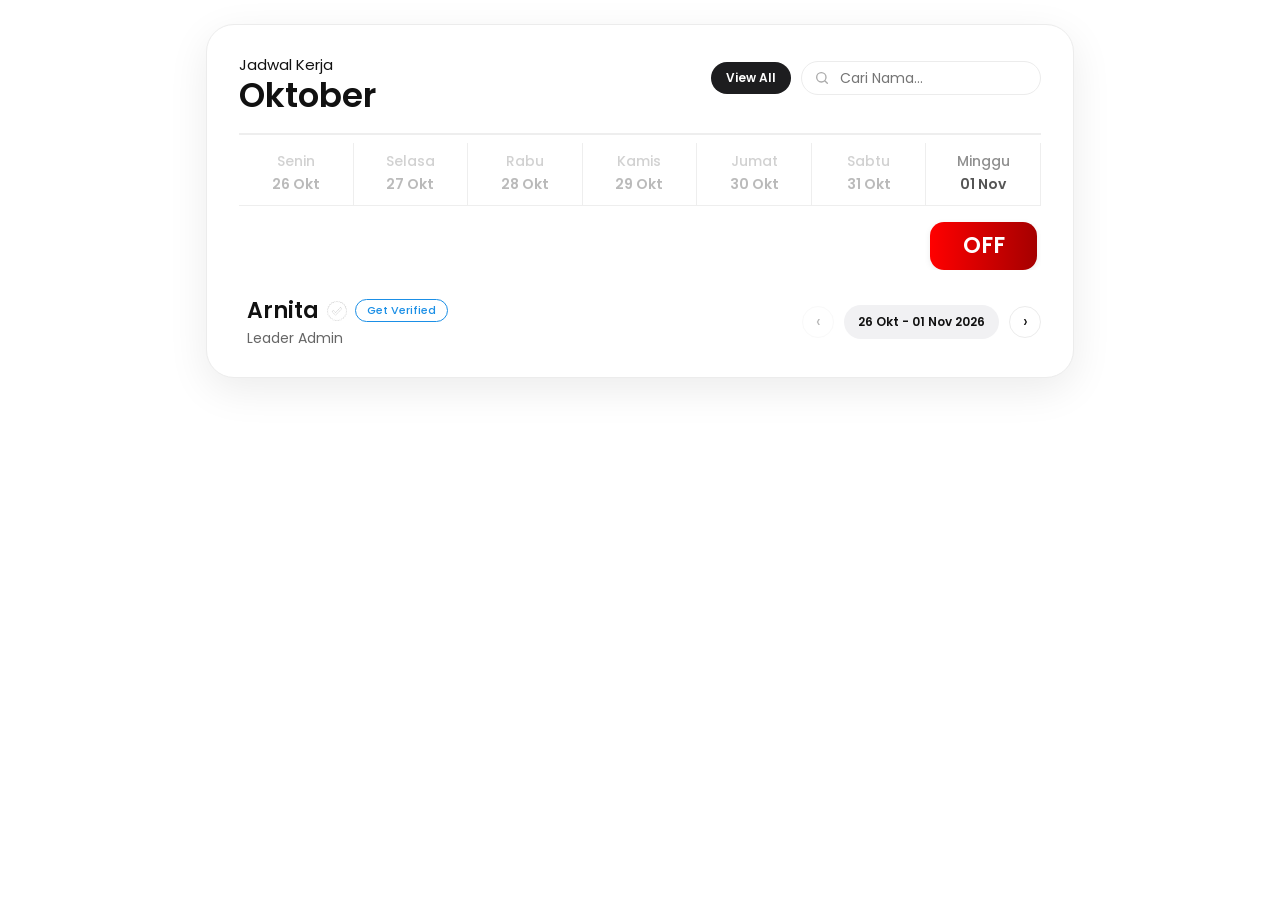
<file: Section/Jadwal Kerja/index.html>
<!DOCTYPE html>
<html lang="id">
<head>
  <meta charset="utf-8">
  <meta name="viewport" content="width=device-width, initial-scale=1">
  <title>Jadwal Kerja - Contoh Pemakaian</title>
</head>
<body style="margin:0;background:#fff">

  <!-- 1. Tempat section muncul -->
  <div id="jadwal-kerja"></div>

  <!-- 2. Load script (css/jadwal-kerja.css dan assets/ ikut dimuat otomatis) -->
  <script src="js/jadwal-kerja.js"></script>
  <!-- Setelah diupload ke GitHub, pakai:
  <script src="https://cdn.jsdelivr.net/gh/designjoomax/home@main/Section/Jadwal%20Kerja/js/jadwal-kerja.js"></script> -->

  <!-- 3. Pengaturan: file ini dibuat oleh demo.html (tombol "Unduh pengaturan (.js)"). Cukup timpa file-nya, index.html tidak perlu diubah. -->
  <script src="js/jadwal-kerja.config.js"></script>
  <!-- Setelah diupload ke GitHub, pakai:
  <script src="https://cdn.jsdelivr.net/gh/designjoomax/home@main/Section/Jadwal%20Kerja/js/jadwal-kerja.config.js"></script> -->

  <!-- 4. Jalankan. -->
  <script>
    JadwalKerja.init('#jadwal-kerja', window.JADWAL_KERJA_CONFIG || {});
  </script>

  <!-- Fixs.Arts Checkout: tombol paket di popup Get Verified diarahkan ke checkout.
       Katalog dibaca dari <data-fa-base>/data/products.json, yaitu Jadwal Kerja/data/products.json. Sesuaikan data-fa-base kalau lokasi folder berubah. Butuh fa-checkout versi yang mendukung path bertingkat. -->
  <script src="https://fixsarts.github.io/checkout/fa-checkout.js" data-fa-base="/home/Section/Jadwal%20Kerja" defer></script>

</body>
</html>
</file>
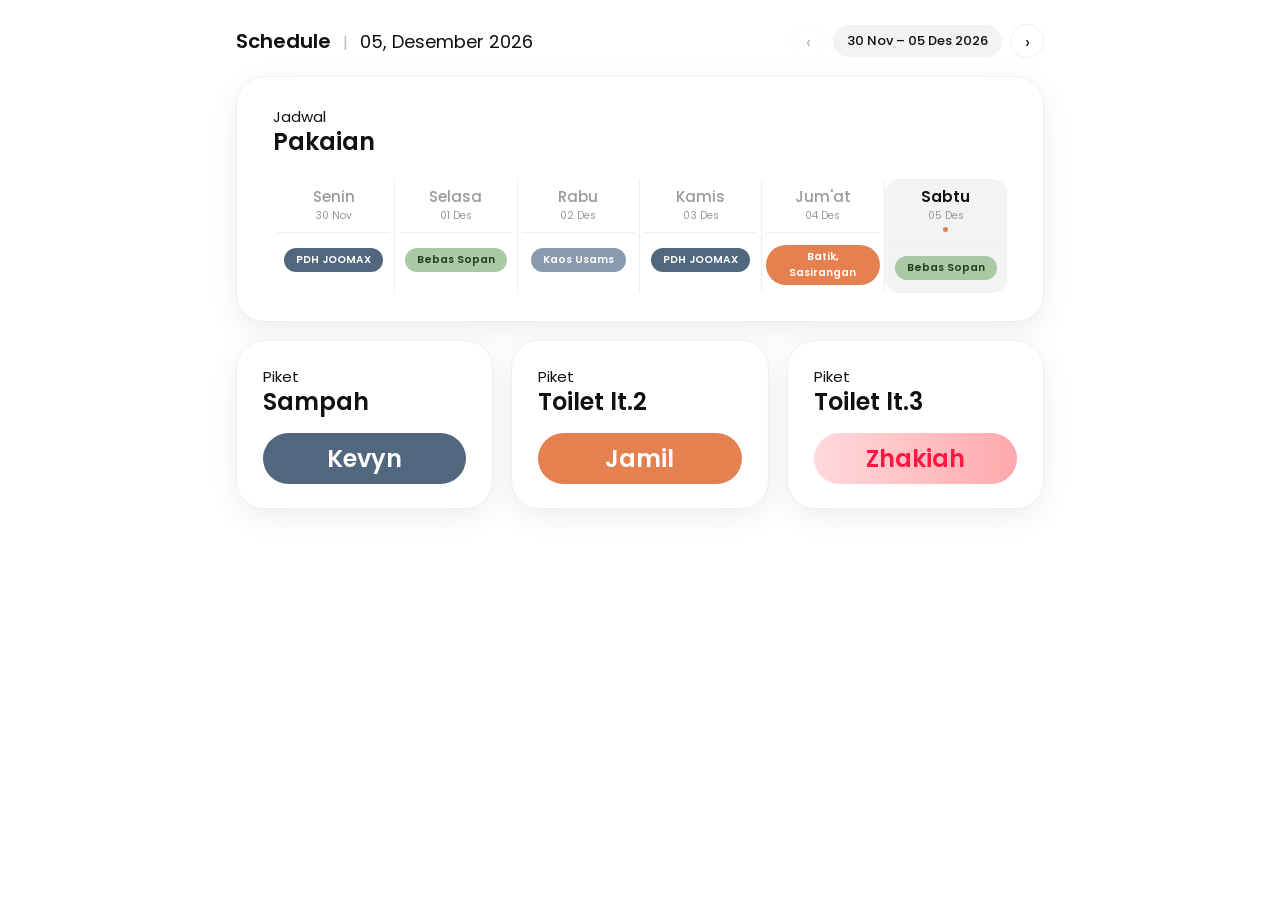
<file: Section/Schedule/index.html>
<!DOCTYPE html>
<html lang="id">
<head>
  <meta charset="utf-8">
  <meta name="viewport" content="width=device-width, initial-scale=1">
  <title>Joomax Schedule - Contoh Pemakaian</title>
</head>
<body style="margin:0;background:#fff">

  <!-- 1. Tempat section muncul -->
  <div id="joomax-schedule"></div>

  <!-- 2. Load script (schedule.css otomatis ikut dimuat dari folder yang sama) -->
  <script src="schedule.js"></script>
  <!-- Setelah diupload ke GitHub, pakai:
  <script src="https://cdn.jsdelivr.net/gh/designjoomax/home@main/Section/Schedule/schedule.js"></script> -->

  <!-- 3. Jalankan. Cukup tulis yang mau diubah, sisanya pakai default. -->
  <script>
    JoomaxSchedule.init('#joomax-schedule', {
      title: 'Schedule',
      showDate: true
      // Salin config lengkap dari demo.html untuk pengaturan warna, jadwal, dll.
    });
  </script>

</body>
</html>
</file>
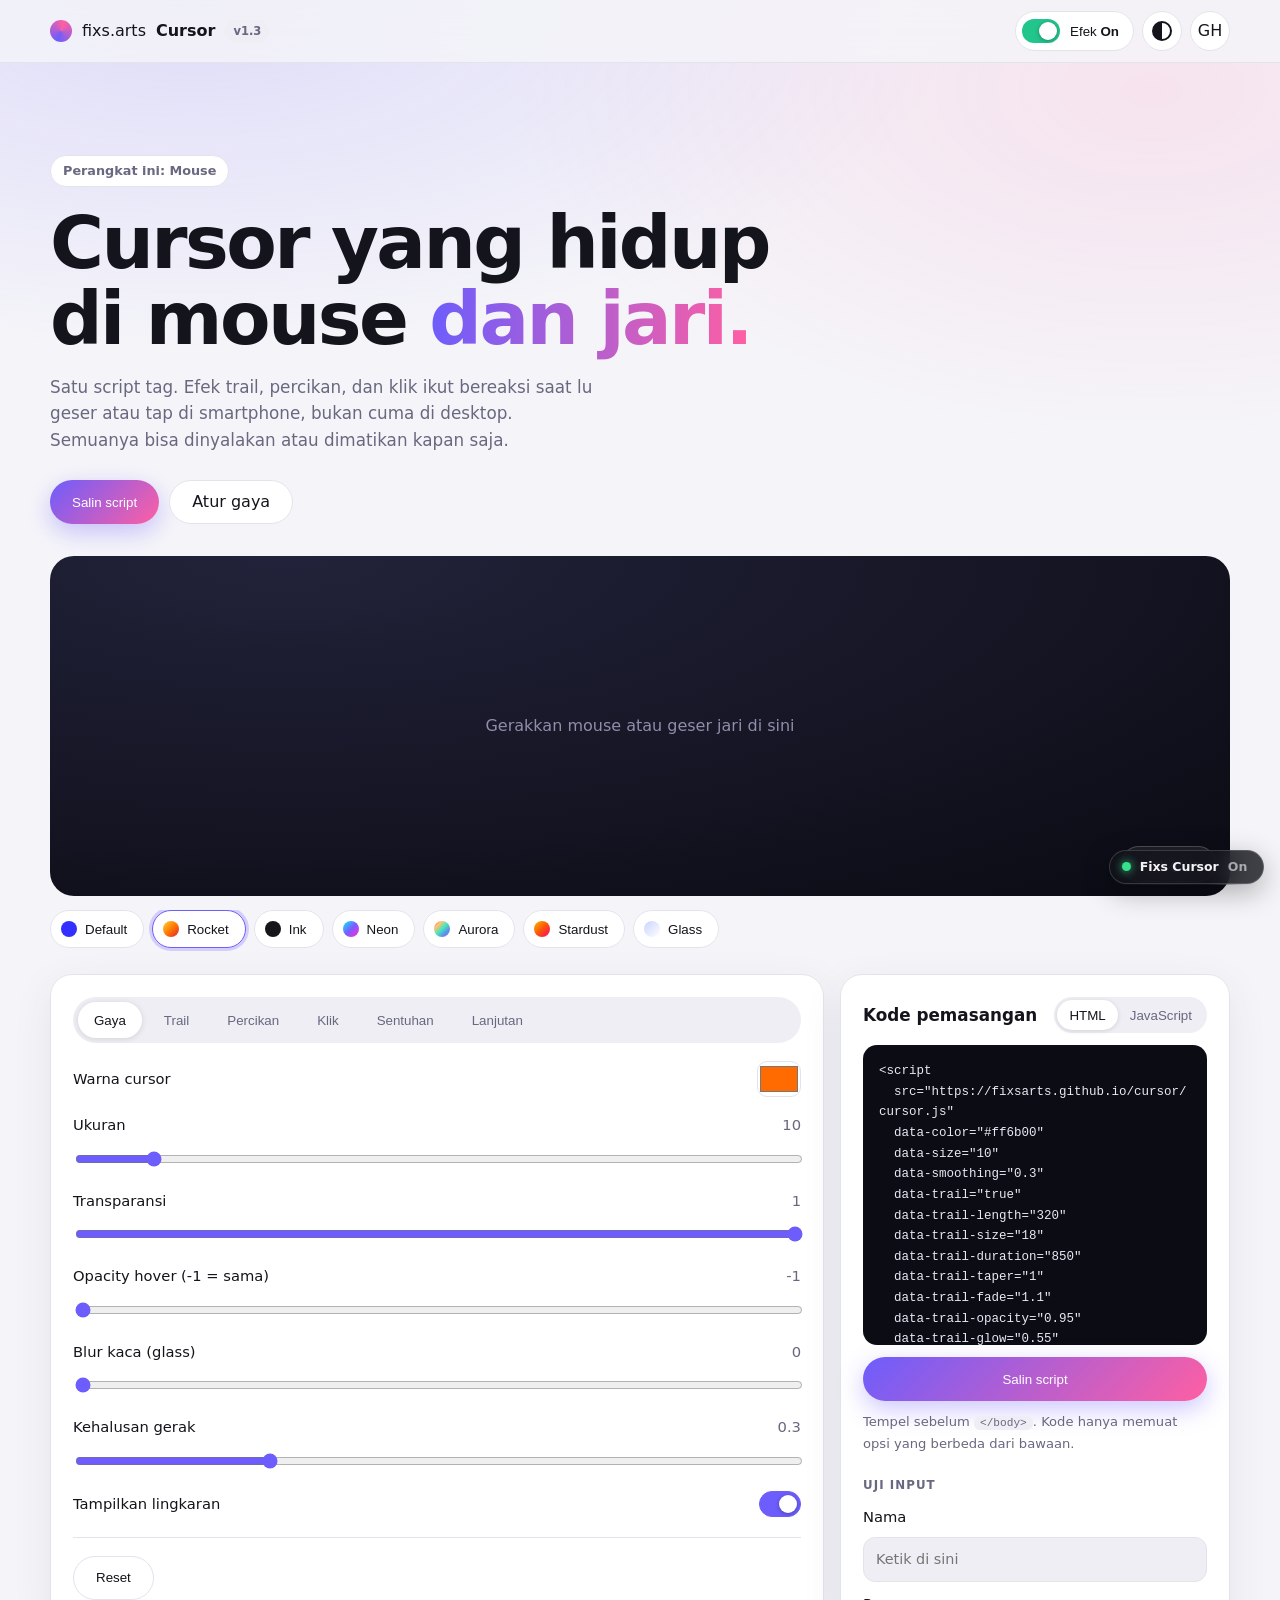
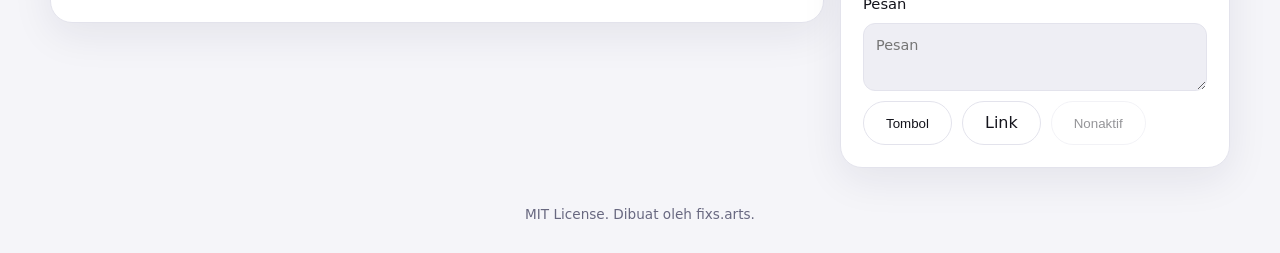
<file: Widgets/Cursor/demo/index.html>
<!DOCTYPE html>
<html lang="id">
<head>
<meta charset="UTF-8">
<meta name="viewport" content="width=device-width, initial-scale=1, viewport-fit=cover">
<meta name="color-scheme" content="light dark">
<title>fixs.arts Cursor: Mouse dan Sentuhan</title>
<link rel="stylesheet" href="style.css">
<!-- Demo memakai library yang sama persis dengan yang dipasang di website lain.
     data-toggle menampilkan tombol on/off melayang, data-touch mengaktifkan efek sentuhan. -->
<script src="../cursor.js" data-preset="rocket" data-toggle="true" data-remember="true"></script>
</head>
<body>
<header class="nav">
  <div class="wrap nav-in">
    <a class="brand" href="#top"><span class="logo"></span>fixs.arts <b>Cursor</b><small>v1.3</small></a>
    <div class="nav-r">
      <button class="switch" id="master" type="button" role="switch" aria-checked="true"><span class="knob"></span><span class="sl">Efek <b id="master-t">On</b></span></button>
      <button class="icon" id="theme" type="button" aria-label="Ganti tema terang atau gelap"></button>
      <a class="icon" href="https://github.com/fixsarts/cursor" aria-label="GitHub" target="_blank" rel="noopener">GH</a>
    </div>
  </div>
</header>

<main class="wrap" id="top">
  <section class="hero">
    <span class="badge" id="mode">Mouse</span>
    <h1>Cursor yang hidup di mouse <em>dan jari.</em></h1>
    <p>Satu script tag. Efek trail, percikan, dan klik ikut bereaksi saat lu geser atau tap di smartphone, bukan cuma di desktop. Semuanya bisa dinyalakan atau dimatikan kapan saja.</p>
    <div class="row"><button class="btn primary" type="button" data-copy>Salin script</button><a class="btn" href="#studio">Atur gaya</a></div>
  </section>

  <section class="stage" id="stage" aria-label="Area uji efek"><span>Gerakkan mouse atau geser jari di sini</span><button class="btn ghost" id="rand" type="button">Acak gaya</button></section>
  <div class="chips" id="presets" role="group" aria-label="Preset"></div>

  <div class="studio" id="studio">
    <section class="card panel">
      <div class="tabs" id="tabs" role="tablist"></div>
      <div id="pages"></div>
      <div class="row"><button class="btn" id="reset" type="button">Reset</button></div>
    </section>

    <aside class="card install">
      <div class="ih"><h2>Kode pemasangan</h2>
        <div class="seg" id="fmt"><button type="button" data-f="html" aria-pressed="true">HTML</button><button type="button" data-f="js" aria-pressed="false">JavaScript</button></div>
      </div>
      <pre id="code" aria-live="polite"></pre>
      <button class="btn primary wide" type="button" data-copy>Salin script</button>
      <p class="muted">Tempel sebelum <code>&lt;/body&gt;</code>. Kode hanya memuat opsi yang berbeda dari bawaan.</p>
      <h3>Uji input</h3>
      <label class="f"><span>Nama</span><input type="text" placeholder="Ketik di sini"></label>
      <label class="f"><span>Pesan</span><textarea rows="2" placeholder="Pesan"></textarea></label>
      <div class="row"><button class="btn" type="button">Tombol</button><a class="btn" href="#top">Link</a><button class="btn" type="button" disabled>Nonaktif</button></div>
    </aside>
  </div>
  <footer>MIT License. Dibuat oleh fixs.arts.</footer>
</main>
<div class="toast" id="toast" role="status"></div>
<script src="demo.js"></script>
</body>
</html>
</file>
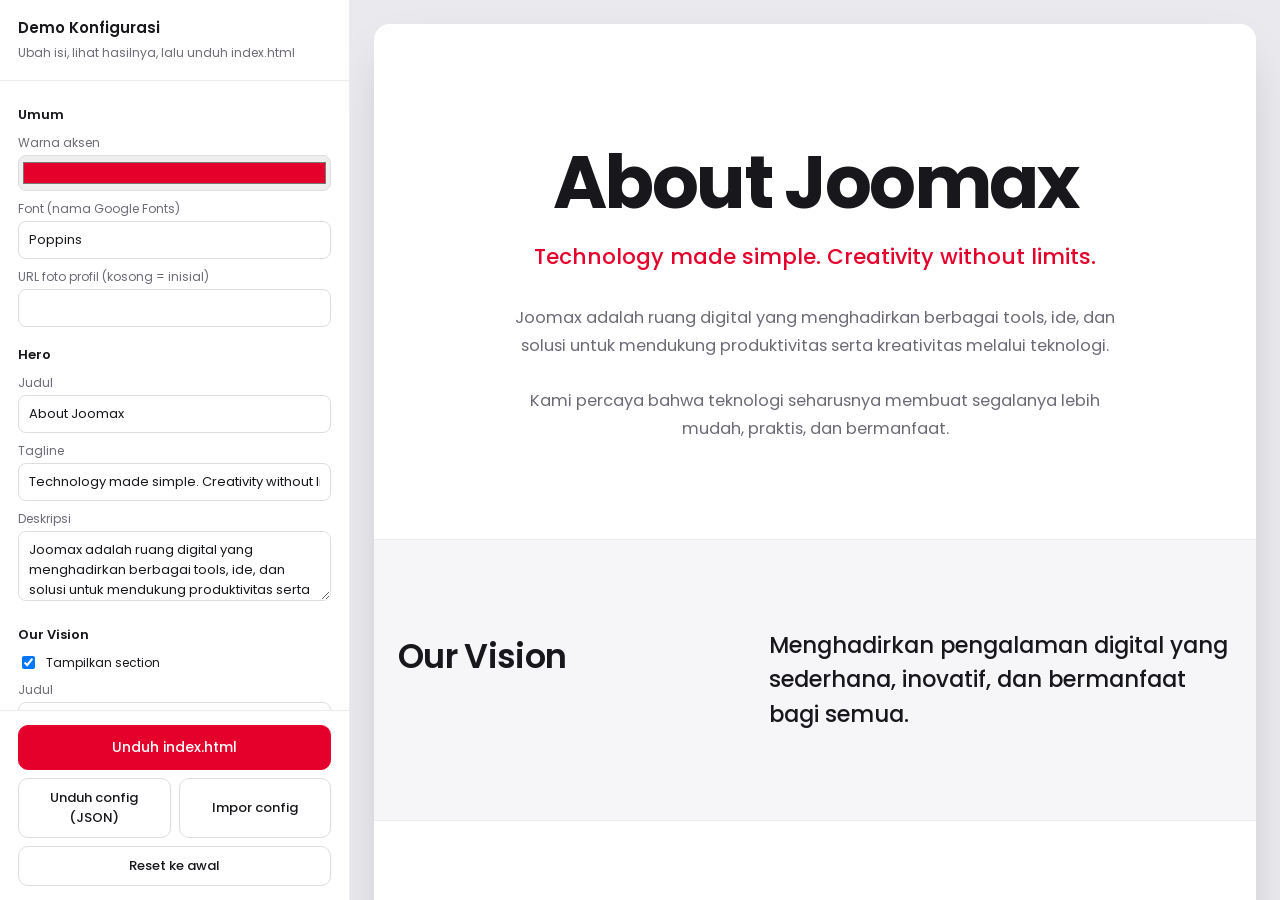
<file: About/demo.html>
<!DOCTYPE html>
<html lang="id">
<head>
<meta charset="utf-8">
<meta name="viewport" content="width=device-width, initial-scale=1">
<title>Joomax About - Demo Konfigurasi</title>
<link rel="preconnect" href="https://fonts.googleapis.com">
<link rel="stylesheet" href="https://fonts.googleapis.com/css2?family=Poppins:wght@400;500;600;700&display=swap">
<style id="jx-base">
/* Semua style di-scope ke .jx-about supaya aman kalau di-inject ke website lain */
.jx-about{--accent:#e4002b;--ink:#17171c;--muted:#6b6b76;--line:#ececf0;--bg:#fff;--soft:#f6f6f8;
  font-family:'Poppins',system-ui,sans-serif;color:var(--ink);background:var(--bg);line-height:1.7;
  -webkit-font-smoothing:antialiased;position:relative}
.jx-about *{box-sizing:border-box}
.jx-about .wrap{max-width:960px;margin:0 auto;padding:0 24px}
.jx-about [hidden]{display:none!important}

/* Hero */
.jx-about .hero{text-align:center;padding:120px 0 96px}
.jx-about h1{font-size:clamp(2.6rem,7vw,4.6rem);font-weight:700;letter-spacing:-.035em;line-height:1.05;margin:0 0 18px}
.jx-about .tagline{font-size:clamp(1.05rem,2.4vw,1.35rem);font-weight:500;color:var(--accent);margin:0 0 28px}
.jx-about .lead{max-width:600px;margin:0 auto;color:var(--muted);font-size:1.02rem;white-space:pre-line}
.jx-about .hero>.wrap>*{animation:jxIn .7s cubic-bezier(.2,.7,.2,1) both}
.jx-about .hero>.wrap>*:nth-child(2){animation-delay:.08s}
.jx-about .hero>.wrap>*:nth-child(3){animation-delay:.16s}
@keyframes jxIn{from{opacity:0;transform:translateY(14px)}to{opacity:1;transform:none}}

/* Vision */
.jx-about .vision{background:var(--soft);border-top:1px solid var(--line);border-bottom:1px solid var(--line);padding:88px 0}
.jx-about h2{font-size:clamp(1.5rem,3.4vw,2.1rem);font-weight:600;letter-spacing:-.02em;margin:0 0 14px}
.jx-about .vision .wrap{display:grid;grid-template-columns:1fr 1.4fr;gap:40px;align-items:start}
.jx-about .vision p{margin:0;font-size:clamp(1.1rem,2.2vw,1.4rem);font-weight:500;line-height:1.55;white-space:pre-line}

/* Behind */
.jx-about .behind{padding:96px 0 72px;text-align:center}
.jx-about .kw{display:flex;flex-wrap:wrap;justify-content:center;gap:6px 18px;font-size:clamp(2rem,6vw,3.6rem);font-weight:700;letter-spacing:-.03em;line-height:1.15;margin:8px 0 26px}
.jx-about .kw span:nth-child(odd){color:var(--ink)}
.jx-about .kw span:nth-child(even){color:var(--accent)}
.jx-about .behind p{max-width:600px;margin:0 auto;color:var(--muted);white-space:pre-line}

/* Person */
.jx-about .person{padding:0 0 120px}
.jx-about .card{max-width:560px;margin:0 auto;border:1px solid var(--line);border-radius:22px;padding:28px;display:flex;gap:20px;align-items:center;background:#fff;box-shadow:0 10px 30px -18px rgba(23,23,28,.25)}
.jx-about .avatar{flex:none;width:68px;height:68px;border-radius:50%;background:var(--accent);color:#fff;display:grid;place-items:center;font-weight:600;font-size:1.3rem;overflow:hidden}
.jx-about .avatar img{width:100%;height:100%;object-fit:cover}
.jx-about .name{display:flex;align-items:center;gap:8px;font-size:1.3rem;font-weight:600;line-height:1.3;position:relative}
.jx-about .role{color:var(--muted);font-size:.92rem}
.jx-about .quote{margin-top:10px;font-weight:500;font-size:.98rem}
.jx-about .vbtn{all:unset;cursor:pointer;display:inline-grid;place-items:center;border-radius:50%;position:relative}
.jx-about .vbtn:focus-visible{outline:2px solid var(--accent);outline-offset:3px}
.jx-about .vbtn img,.jx-about .vbtn svg{width:var(--vsize,22px);height:var(--vsize,22px);display:block}
.jx-about .vtip{position:absolute;left:50%;bottom:calc(100% + 10px);transform:translate(-50%,6px);background:var(--ink);color:#fff;font-size:.78rem;font-weight:500;padding:5px 11px;border-radius:8px;white-space:nowrap;opacity:0;pointer-events:none;transition:.18s}
.jx-about .vtip:after{content:"";position:absolute;top:100%;left:50%;margin-left:-5px;border:5px solid transparent;border-top-color:var(--ink)}
.jx-about .vbtn[aria-expanded=true] .vtip{opacity:1;transform:translate(-50%,0)}

@media(max-width:700px){
  .jx-about .hero{padding:80px 0 64px}
  .jx-about .vision .wrap{grid-template-columns:1fr;gap:12px}
  .jx-about .card{flex-direction:column;text-align:center}
  .jx-about .name{justify-content:center}
}
@media(prefers-reduced-motion:reduce){.jx-about *{animation:none!important;transition:none!important}}
</style>
<style>
body{margin:0;font-family:Poppins,sans-serif;background:#e9e9ee}
.app{display:grid;grid-template-columns:350px 1fr;height:100vh}
.side{background:#fff;border-right:1px solid #ececf0;display:flex;flex-direction:column;min-height:0}
.side header{padding:16px 18px;border-bottom:1px solid #ececf0}
.side header b{display:block;font-size:15px;font-weight:600;color:#17171c}
.side header span{font-size:12px;color:#6b6b76}
.fields{flex:1;overflow:auto;padding:6px 18px 18px;font-size:13px;color:#17171c}
.fields h4{margin:18px 0 4px;font-size:13px;font-weight:600}
.fields label{display:block;margin:9px 0 3px;color:#6b6b76;font-size:12px}
.fields input[type=text],.fields textarea{width:100%;box-sizing:border-box;border:1px solid #ddd;border-radius:8px;padding:8px 10px;font:inherit;color:#17171c}
.fields input:focus,.fields textarea:focus{outline:2px solid #e4002b33;border-color:#e4002b}
.fields textarea{min-height:70px;resize:vertical}
.fields input[type=color]{width:100%;height:36px;border:1px solid #ddd;border-radius:8px;padding:2px}
.chk{display:flex;gap:8px;align-items:center;margin:8px 0}
.chk label{margin:0;color:#17171c}
.acts{padding:14px 18px;border-top:1px solid #ececf0;display:grid;gap:8px}
.acts button{border:1px solid #ddd;background:#fff;border-radius:10px;padding:9px;font:500 13px Poppins,sans-serif;cursor:pointer;color:#17171c}
.acts .main{background:#e4002b;border-color:#e4002b;color:#fff;padding:11px;font-size:14px}
.acts .two{display:grid;grid-template-columns:1fr 1fr;gap:8px}
.stage{overflow:auto;padding:24px;min-width:0}
.frame{background:#fff;border-radius:16px;overflow:hidden;box-shadow:0 20px 50px -20px rgba(0,0,0,.25);max-width:1100px;margin:0 auto}
.toast{position:fixed;right:20px;bottom:20px;background:#17171c;color:#fff;padding:10px 16px;border-radius:10px;font-size:13px;opacity:0;transition:.2s;pointer-events:none}
.toast.on{opacity:1}
@media(max-width:860px){.app{grid-template-columns:1fr;grid-template-rows:auto;height:auto}.side{border-right:0;border-bottom:1px solid #ececf0}.fields{max-height:48vh}.stage{padding:12px}}
</style>
</head>
<body>
<div class="app">
  <aside class="side">
    <header><b>Demo Konfigurasi</b><span>Ubah isi, lihat hasilnya, lalu unduh index.html</span></header>
    <div class="fields" id="fields"></div>
    <div class="acts">
      <button class="main" id="dl">Unduh index.html</button>
      <div class="two"><button id="dj">Unduh config (JSON)</button><button id="ij">Impor config</button></div>
      <button id="rs">Reset ke awal</button>
      <input type="file" id="jf" accept=".json,application/json" hidden>
    </div>
  </aside>
  <main class="stage"><div class="frame">

<div class="jx-about" id="jx-about">
  <section class="hero"><div class="wrap">
    <h1 data-k="hero.title"></h1>
    <p class="tagline" data-k="hero.tagline"></p>
    <p class="lead" data-k="hero.desc"></p>
  </div></section>
  <section class="vision" data-s="vision"><div class="wrap">
    <h2 data-k="vision.title"></h2>
    <p data-k="vision.text"></p>
  </div></section>
  <section class="behind" data-s="behind"><div class="wrap">
    <h2 data-k="behind.title"></h2>
    <div class="kw" id="jx-kw"></div>
    <p data-k="behind.text"></p>
  </div></section>
  <section class="person" data-s="person"><div class="wrap">
    <div class="card">
      <div class="avatar" id="jx-avatar"></div>
      <div>
        <div class="name"><span data-k="person.name"></span>
          <button class="vbtn" id="jx-v" type="button" aria-expanded="false" aria-label="Verified">
            <span id="jx-vicon"></span><span class="vtip" id="jx-vtip" role="status"></span>
          </button>
        </div>
        <div class="role" data-k="person.role"></div>
        <div class="quote" data-k="person.quote"></div>
      </div>
    </div>
  </div></section>
</div>

  </div></main>
</div>
<div class="toast" id="toast"></div>

<script>
var DEFAULTS={accent:"#e4002b",font:"Poppins",
 verified:{show:true,label:"Verified",iconUrl:"https://raw.githubusercontent.com/designjoomax/home/main/assets/icon/Verified.png",size:22},
 avatarUrl:"",show:{vision:true,behind:true,person:true},
 hero:{title:"About Joomax",tagline:"Technology made simple. Creativity without limits.",desc:"Joomax adalah ruang digital yang menghadirkan berbagai tools, ide, dan solusi untuk mendukung produktivitas serta kreativitas melalui teknologi.\n\nKami percaya bahwa teknologi seharusnya membuat segalanya lebih mudah, praktis, dan bermanfaat."},
 vision:{title:"Our Vision",text:"Menghadirkan pengalaman digital yang sederhana, inovatif, dan bermanfaat bagi semua."},
 behind:{title:"Behind Joomax",keywords:"Ideas. Design. Technology.",text:"Joomax lahir dari perpaduan Kreativitas, Desain, dan teknologi untuk menciptakan pengalaman digital yang lebih baik."},
 layout:{enabled:true},
 person:{name:"Fikri Saputra",role:"Developer & Creative Designer",quote:"Turning ideas into reality."}};
var KEY="joomax-about-demo",root=document.getElementById("jx-about"),cfg;
function clone(o){return JSON.parse(JSON.stringify(o))}
function merge(a,b){for(var k in b){if(b[k]&&typeof b[k]==="object")merge(a[k]=a[k]||{},b[k]);else a[k]=b[k]}return a}
function get(o,p){return p.split(".").reduce(function(x,k){return x&&x[k]},o)}
function set(p,v){var a=p.split("."),o=cfg;while(a.length>1)o=o[a.shift()];o[a[0]]=v}
function toast(t){var e=document.getElementById("toast");e.textContent=t;e.classList.add("on");setTimeout(function(){e.classList.remove("on")},1600)}
cfg=clone(DEFAULTS);try{var sv=localStorage.getItem(KEY);if(sv)merge(cfg,JSON.parse(sv))}catch(e){}

var CHECK='<svg viewBox="0 0 24 24"><path fill="#1d9bf0" d="M12 1l2.6 2 3.3-.2 1 3.1 2.8 1.8-1 3.1 1 3.1-2.8 1.8-1 3.1-3.3-.2L12 23l-2.6-2-3.3.2-1-3.1L2.3 16.3l1-3.1-1-3.1 2.8-1.8 1-3.1 3.3.2z"/><path fill="none" stroke="#fff" stroke-width="2.2" stroke-linecap="round" stroke-linejoin="round" d="M7.8 12.3l2.9 2.9 5.5-5.8"/></svg>';

function render(){
  root.style.setProperty("--accent",cfg.accent);
  root.style.fontFamily="'"+cfg.font+"',system-ui,sans-serif";
  root.querySelectorAll("[data-k]").forEach(function(el){el.textContent=get(cfg,el.dataset.k)||""});
  root.querySelectorAll("[data-s]").forEach(function(el){el.hidden=!cfg.show[el.dataset.s]});
  var kw=document.getElementById("jx-kw");kw.innerHTML="";
  (cfg.behind.keywords||"").split(/(?<=\.)\s*/).filter(Boolean).forEach(function(w){var s=document.createElement("span");s.textContent=w;kw.appendChild(s)});
  var av=document.getElementById("jx-avatar");
  if(cfg.avatarUrl){av.innerHTML="";var im=new Image();im.alt="";im.src=cfg.avatarUrl;av.appendChild(im)}
  else av.textContent=(cfg.person.name||"").split(/\s+/).map(function(w){return w[0]}).slice(0,2).join("").toUpperCase();
  var v=document.getElementById("jx-v"),ic=document.getElementById("jx-vicon");
  v.hidden=!cfg.verified.show;v.style.setProperty("--vsize",cfg.verified.size+"px");
  document.getElementById("jx-vtip").textContent=cfg.verified.label;v.setAttribute("aria-label",cfg.verified.label);
  ic.innerHTML="";
  if(cfg.verified.iconUrl){var i2=new Image();i2.alt="";i2.src=cfg.verified.iconUrl;i2.onerror=function(){ic.innerHTML=CHECK};ic.appendChild(i2)}else ic.innerHTML=CHECK;
  try{localStorage.setItem(KEY,JSON.stringify(cfg))}catch(e){}
}
var vb=document.getElementById("jx-v");
vb.addEventListener("click",function(e){e.stopPropagation();vb.setAttribute("aria-expanded",vb.getAttribute("aria-expanded")!=="true")});
document.addEventListener("click",function(){vb.setAttribute("aria-expanded","false")});

/* Form */
var F=[
 ["Umum",[["accent","Warna aksen","color"],["font","Font (nama Google Fonts)","text"],["avatarUrl","URL foto profil (kosong = inisial)","text"]]],
 ["Hero",[["hero.title","Judul","text"],["hero.tagline","Tagline","text"],["hero.desc","Deskripsi","area"]]],
 ["Our Vision",[["show.vision","Tampilkan section","chk"],["vision.title","Judul","text"],["vision.text","Teks","area"]]],
 ["Behind Joomax",[["show.behind","Tampilkan section","chk"],["behind.title","Judul","text"],["behind.keywords","Keyword (akhiri tiap kata dengan titik)","text"],["behind.text","Teks","area"]]],
 ["Profil",[["show.person","Tampilkan section","chk"],["person.name","Nama","text"],["person.role","Jabatan","text"],["person.quote","Quote","text"]]],
 ["Header & Footer",[["layout.enabled","Pakai Header & Footer Joomax (di file unduhan)","chk"]]],
 ["Simbol Verified",[["verified.show","Tampilkan simbol","chk"],["verified.label","Tulisan saat diklik","text"],["verified.iconUrl","URL ikon","text"],["verified.size","Ukuran (px)","text"]]]
];
var box=document.getElementById("fields"),inputs=[];
function build(){
  box.innerHTML="";inputs=[];
  F.forEach(function(g){
    var h=document.createElement("h4");h.textContent=g[0];box.appendChild(h);
    g[1].forEach(function(f){
      var id="f-"+f[0],w=document.createElement("div"),el,val=get(cfg,f[0]);
      if(f[2]==="chk"){w.className="chk";el=document.createElement("input");el.type="checkbox";el.id=id;
        var l=document.createElement("label");l.htmlFor=id;l.textContent=f[1];w.append(el,l)}
      else{var lb=document.createElement("label");lb.htmlFor=id;lb.textContent=f[1];w.appendChild(lb);
        el=document.createElement(f[2]==="area"?"textarea":"input");if(f[2]!=="area")el.type=f[2];el.id=id;w.appendChild(el)}
      el.addEventListener("input",function(){
        var x=f[2]==="chk"?el.checked:el.value;if(f[0]==="verified.size")x=parseInt(x)||22;
        set(f[0],x);render()});
      inputs.push([el,f]);box.appendChild(w)})});
  fill();
}
function fill(){inputs.forEach(function(p){var v=get(cfg,p[1][0]);if(p[1][2]==="chk")p[0].checked=!!v;else p[0].value=v})}

/* Unduh */
function download(name,text,type){var a=document.createElement("a");a.href=URL.createObjectURL(new Blob([text],{type:type}));a.download=name;document.body.appendChild(a);a.click();a.remove();setTimeout(function(){URL.revokeObjectURL(a.href)},500)}
function esc(s){return String(s).replace(/&/g,"&amp;").replace(/"/g,"&quot;").replace(/</g,"&lt;")}
var HF_HEAD='<script defer src="https://designjoomax.github.io/headerfooter/joomax-layout.config.js"><\/script>\n<script defer src="https://designjoomax.github.io/headerfooter/joomax-layout.js"><\/script>\n';
function exportHTML(){
  var hf=cfg.layout&&cfg.layout.enabled;
  var c=root.cloneNode(true);
  c.querySelectorAll("[data-s][hidden]").forEach(function(e){e.remove()});
  var v=c.querySelector("#jx-v");if(v&&v.hidden)v.remove();
  c.querySelectorAll("[data-k],[data-s]").forEach(function(e){e.removeAttribute("data-k");e.removeAttribute("data-s")});
  c.querySelectorAll("[hidden]").forEach(function(e){e.removeAttribute("hidden")});
  var vv=c.querySelector("#jx-v");if(vv)vv.setAttribute("aria-expanded","false");
  var base=document.getElementById("jx-base").textContent.trim();
  var fam=cfg.font.trim().replace(/\s+/g,"+");
  var js='(function(){var C=\''+CHECK.replace(/'/g,"\\'")+'\';var v=document.getElementById("jx-v");if(!v)return;'
   +'var i=document.querySelector("#jx-vicon img");if(i)i.onerror=function(){document.getElementById("jx-vicon").innerHTML=C};'
   +'v.addEventListener("click",function(e){e.stopPropagation();v.setAttribute("aria-expanded",v.getAttribute("aria-expanded")!=="true")});'
   +'document.addEventListener("click",function(){v.setAttribute("aria-expanded","false")});'
   +'document.addEventListener("keydown",function(e){if(e.key==="Escape")v.setAttribute("aria-expanded","false")})})();';
  return '<!DOCTYPE html>\n<html lang="id">\n<head>\n<meta charset="utf-8">\n<meta name="viewport" content="width=device-width, initial-scale=1">\n<title>'+esc(cfg.hero.title)+'</title>\n'
   +'<link rel="preconnect" href="https://fonts.googleapis.com">\n<link rel="stylesheet" href="https://fonts.googleapis.com/css2?family='+fam+':wght@400;500;600;700&display=swap">\n'
   +'<style>\n'+base+'\n</style>\n'+(hf?HF_HEAD:'')+'</head>\n<body style="margin:0">\n\n'+(hf?'<joomax-header sticky></joomax-header>\n\n':'')+c.outerHTML+'\n\n'+(hf?'<joomax-footer></joomax-footer>\n\n':'')+'<script>\n'+js+'\n<\/script>\n</body>\n</html>\n';
}
document.getElementById("dl").onclick=function(){download("index.html",exportHTML(),"text/html");toast("index.html diunduh")};
document.getElementById("dj").onclick=function(){download("joomax-about-config.json",JSON.stringify(cfg,null,2),"application/json");toast("Config diunduh")};
var jf=document.getElementById("jf");
document.getElementById("ij").onclick=function(){jf.click()};
jf.onchange=function(){var f=jf.files[0];if(!f)return;var r=new FileReader();r.onload=function(){try{cfg=merge(clone(DEFAULTS),JSON.parse(r.result));fill();render();toast("Config diimpor")}catch(e){toast("File JSON tidak valid")}};r.readAsText(f);jf.value=""};
document.getElementById("rs").onclick=function(){cfg=clone(DEFAULTS);fill();render();toast("Dikembalikan ke awal")};
build();render();
</script>
</body>
</html>
</file>
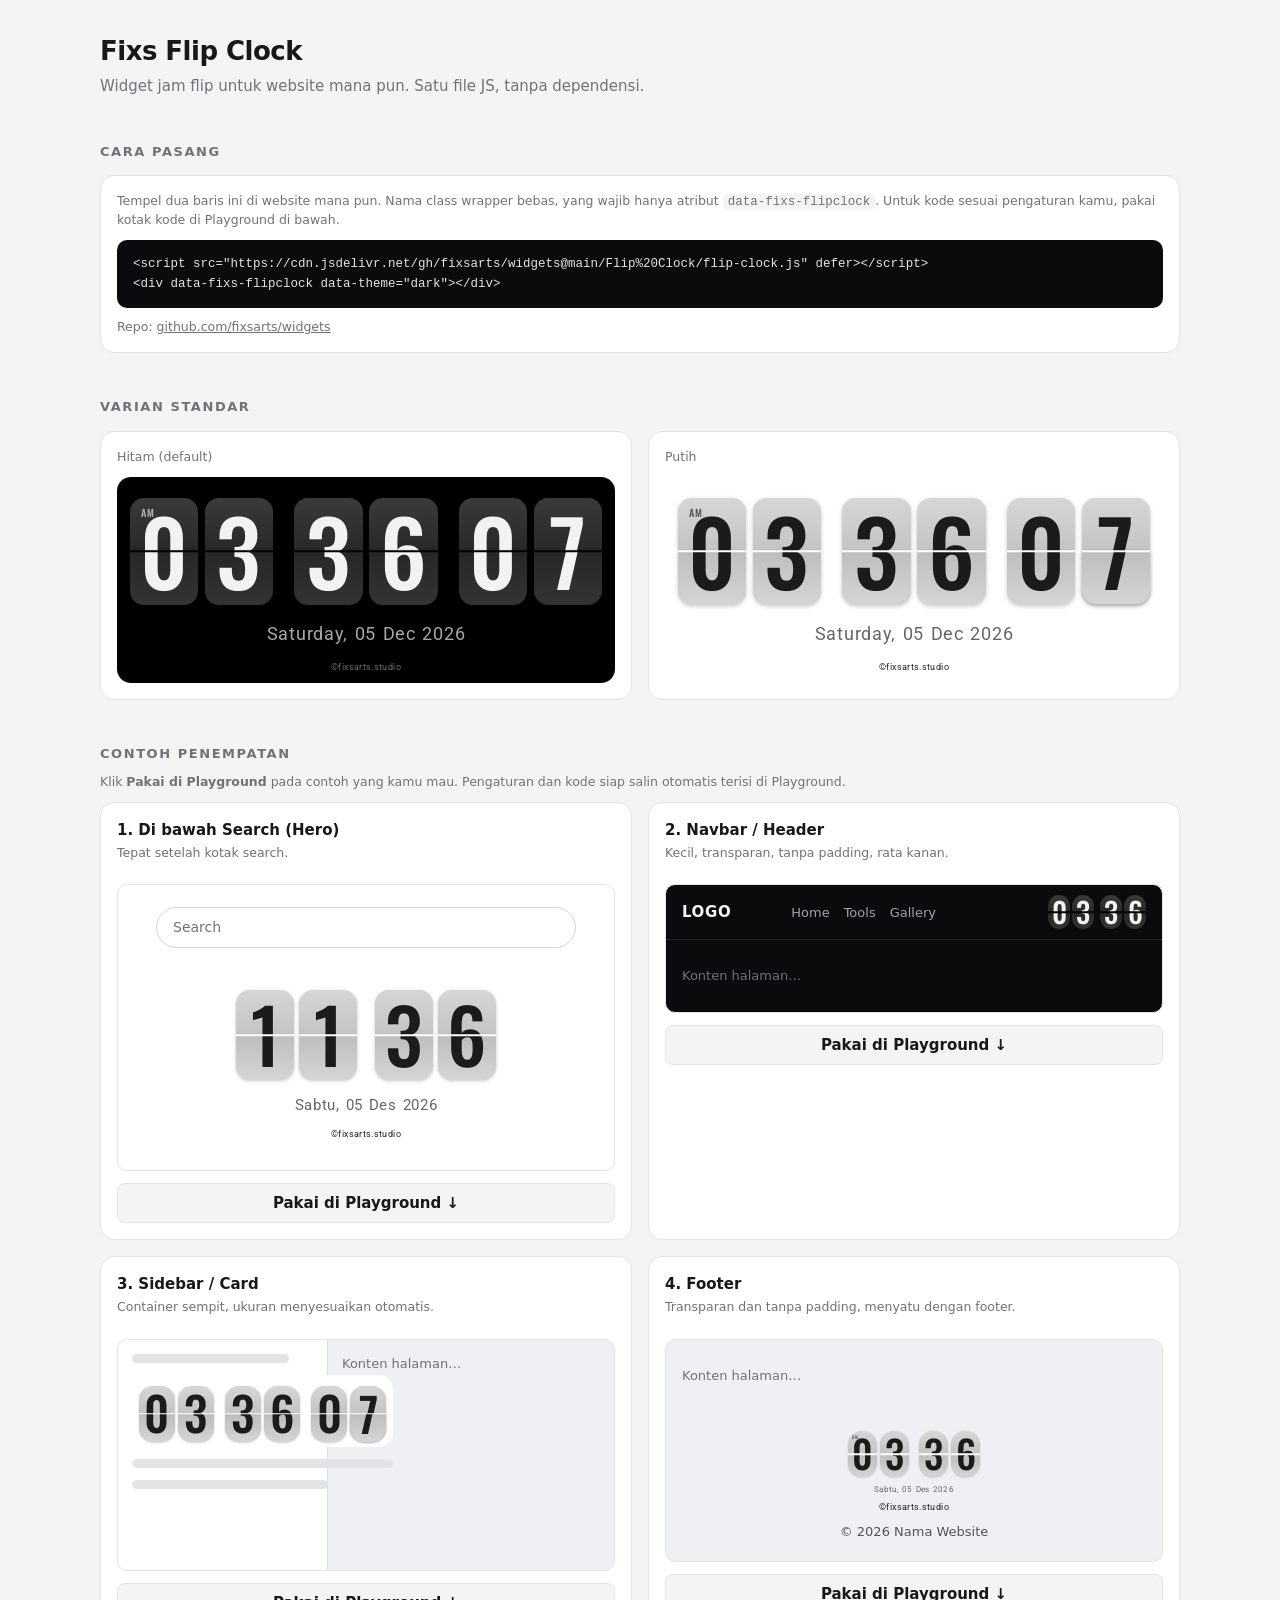
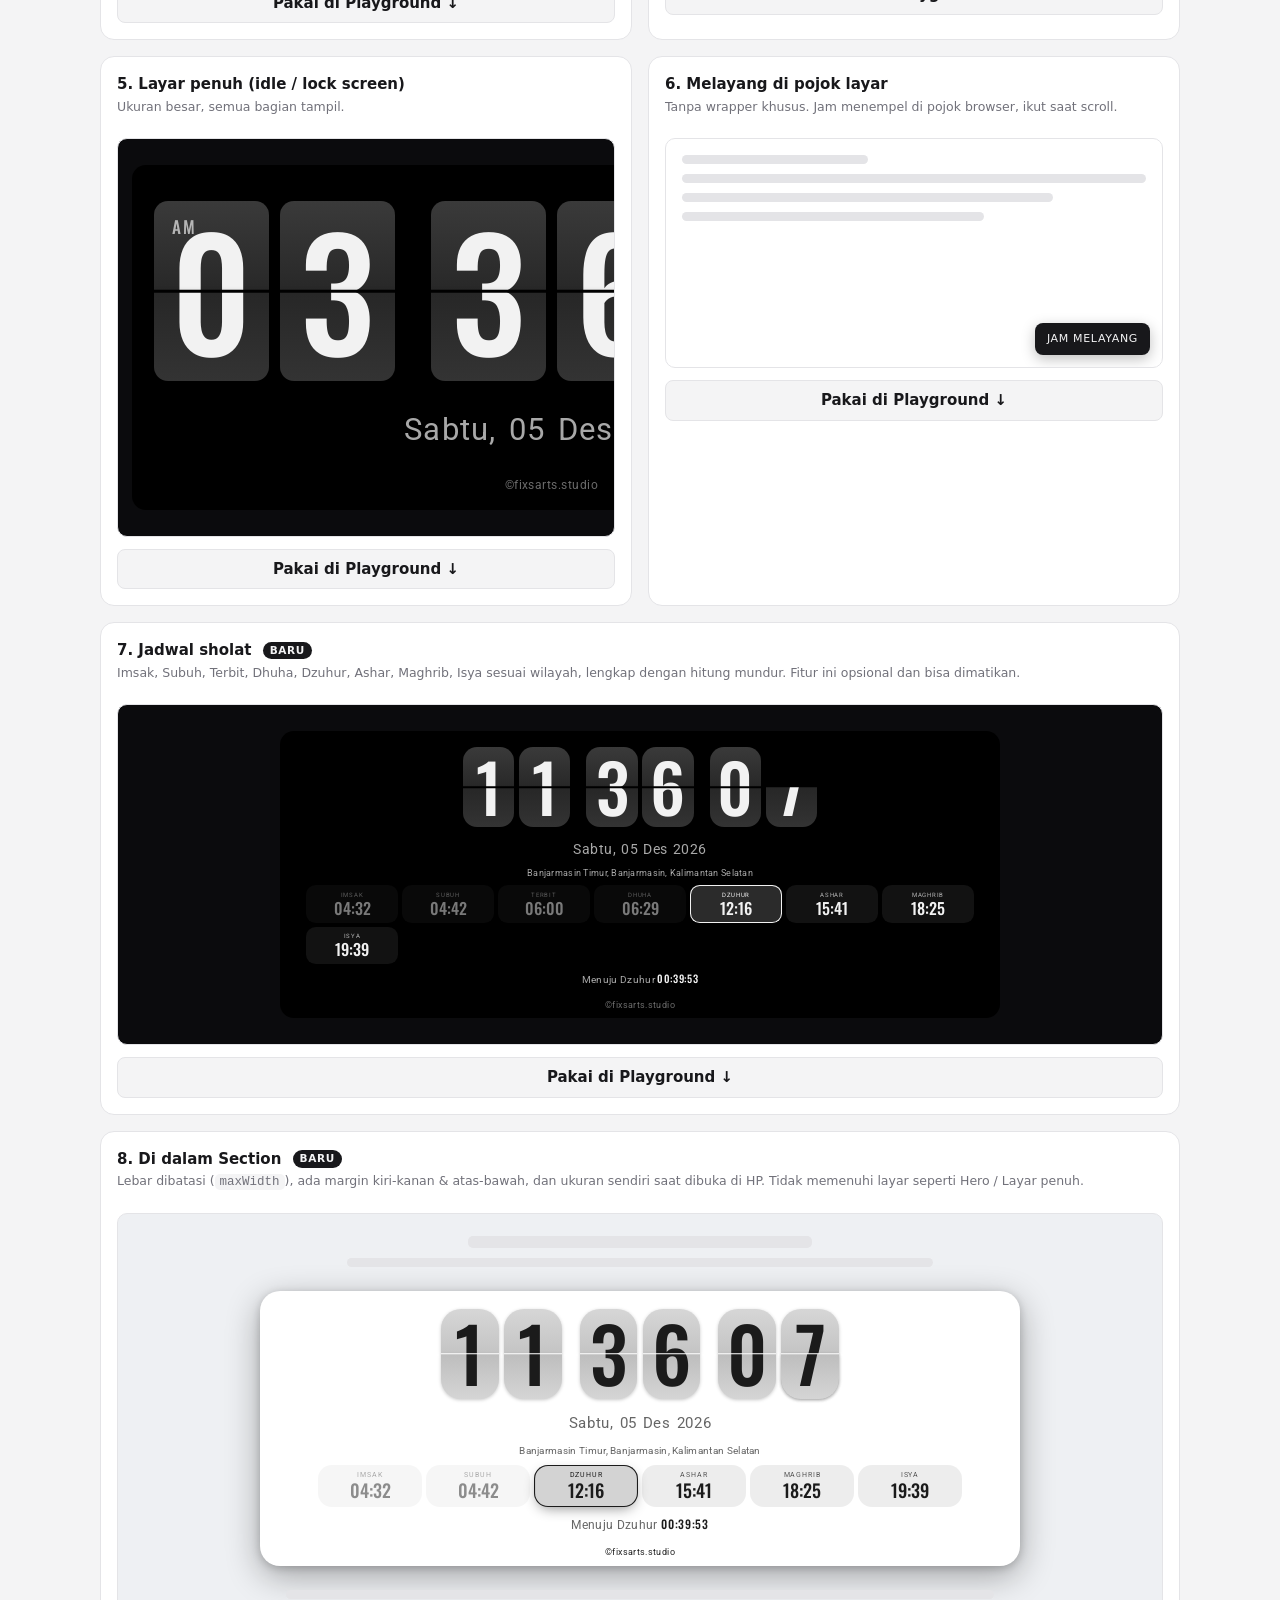
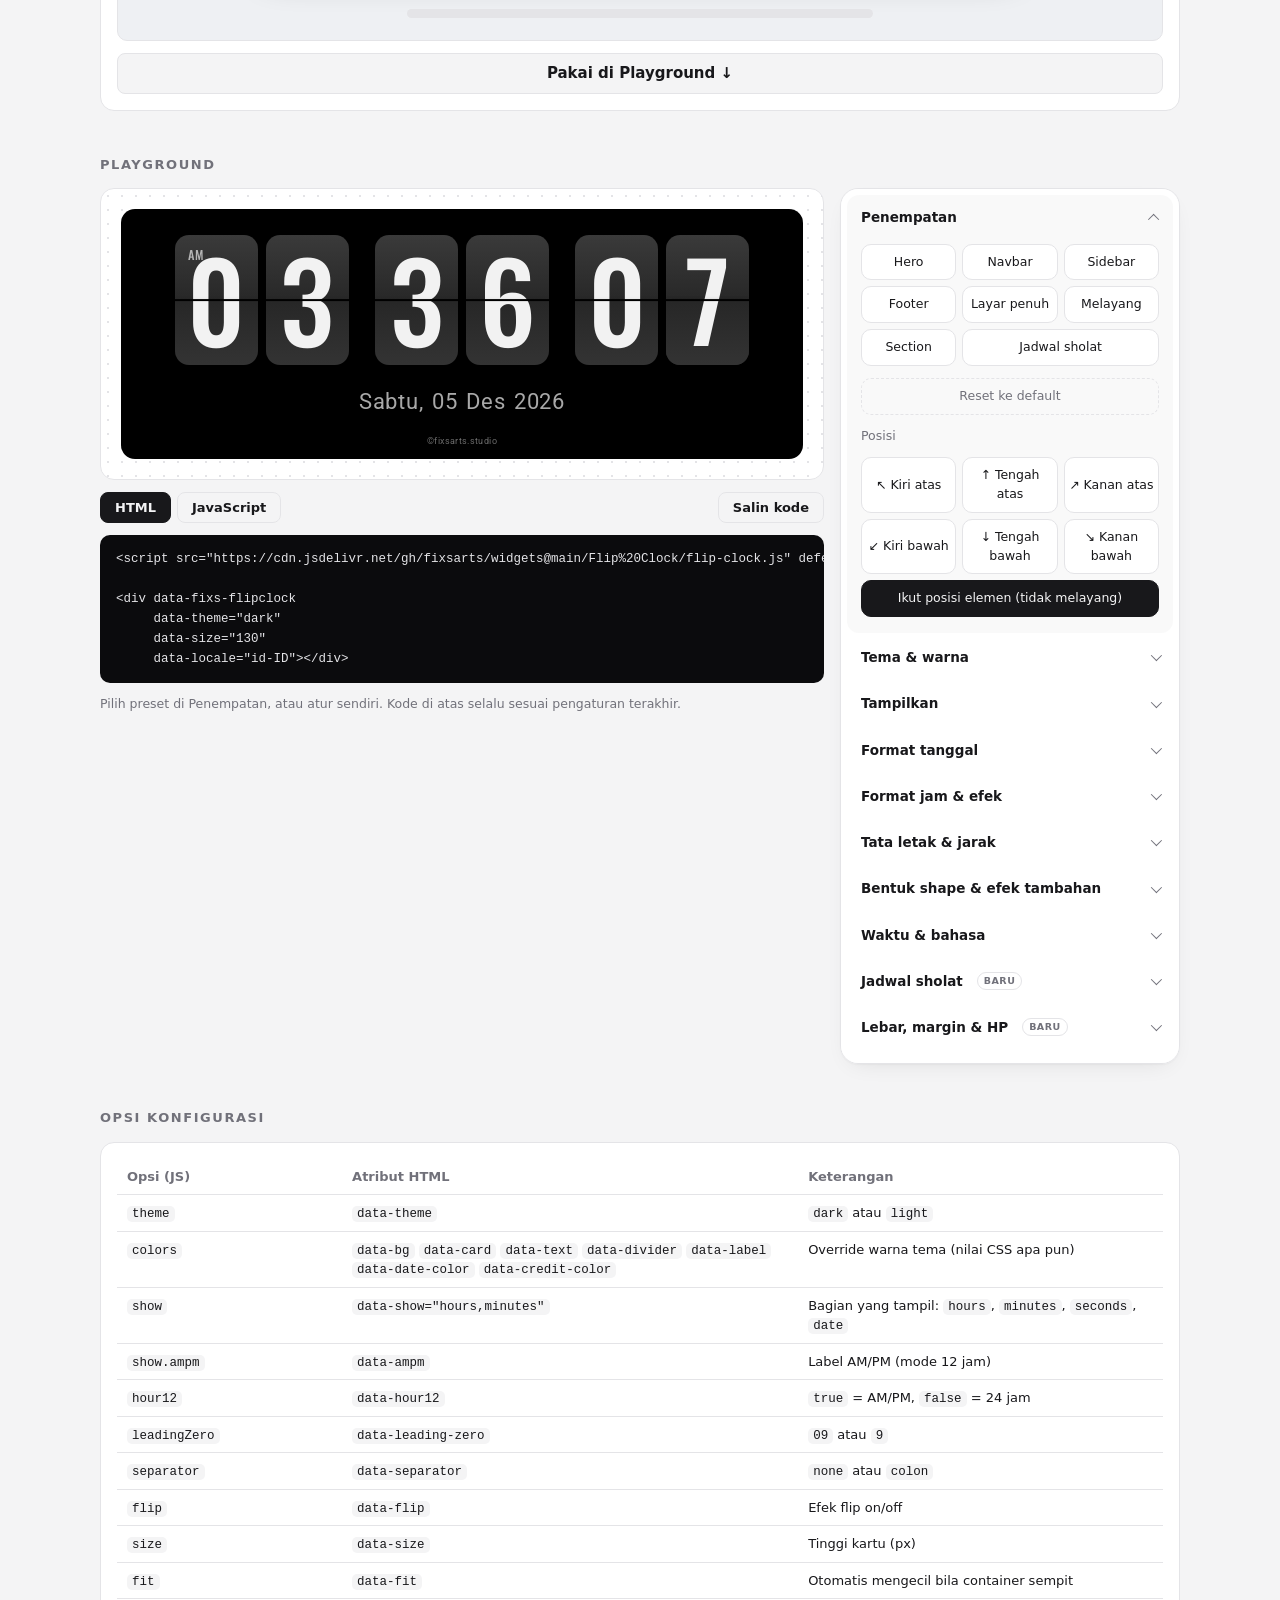
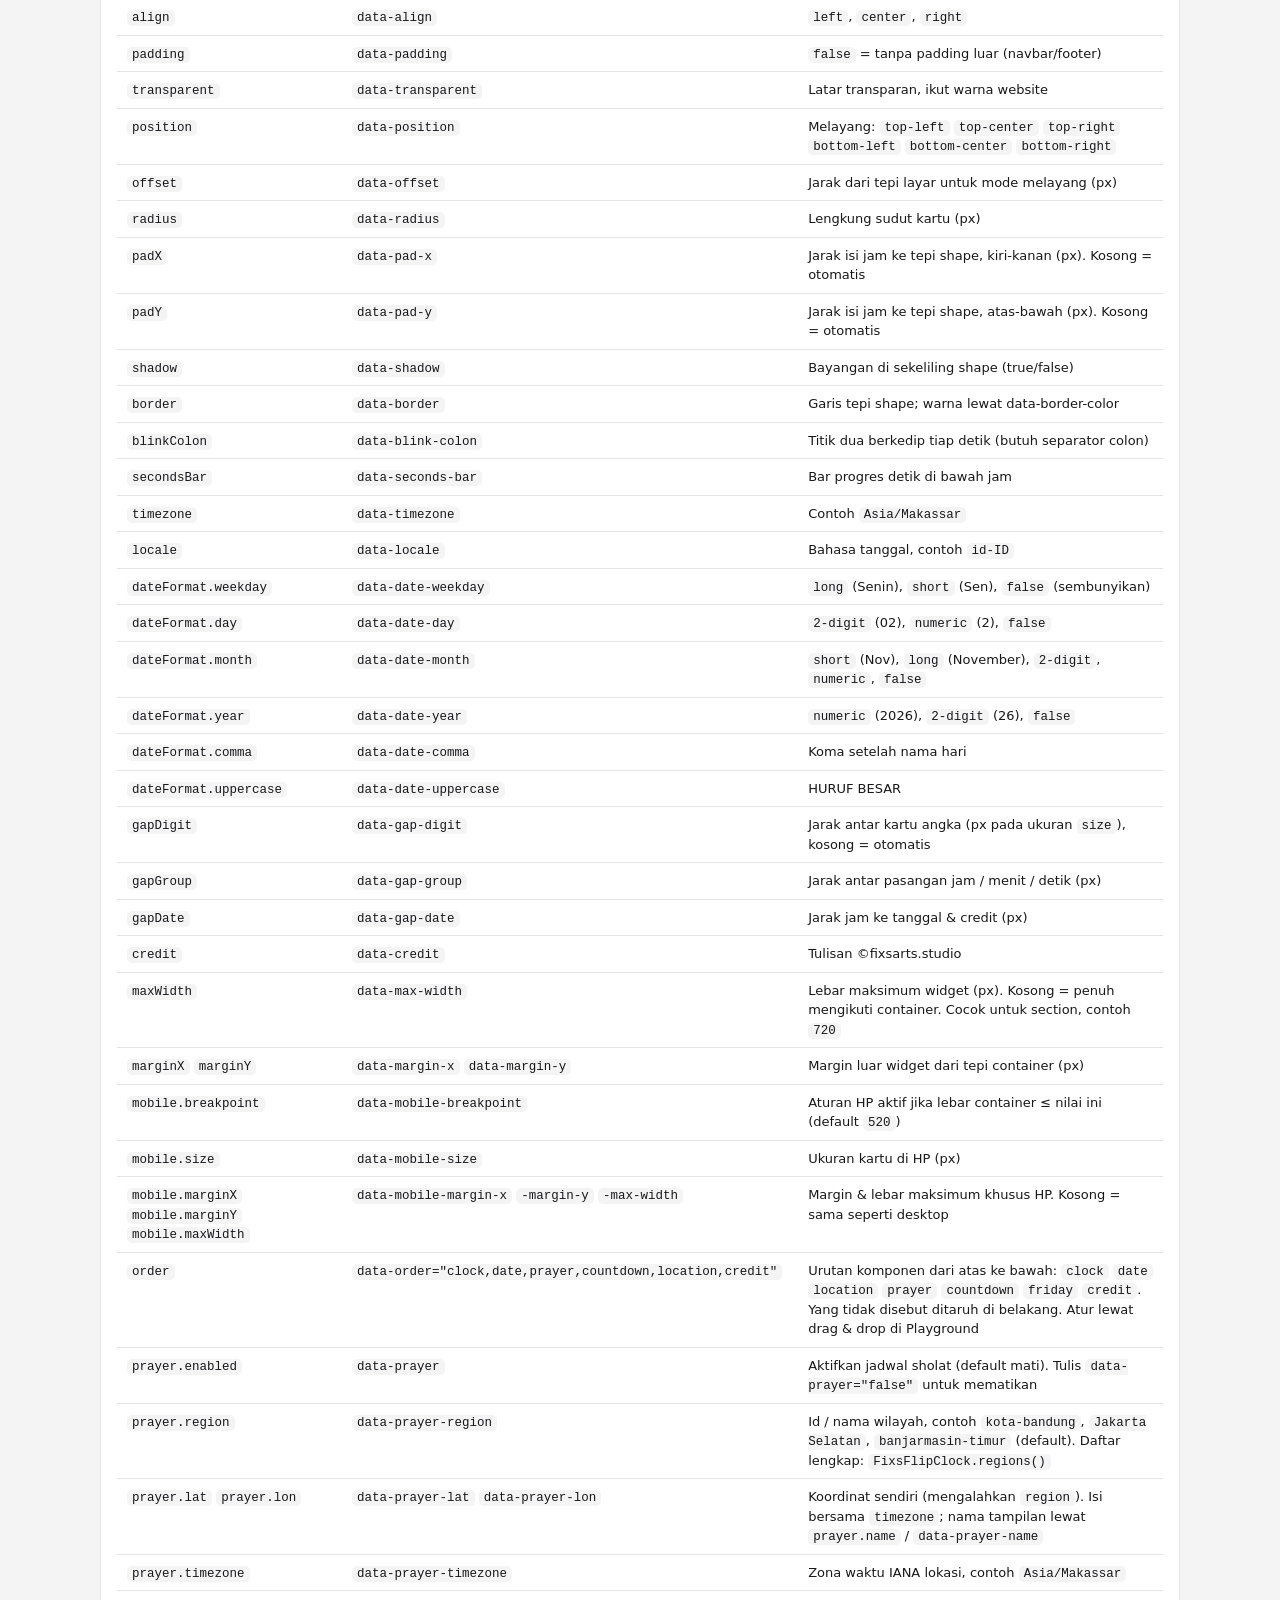
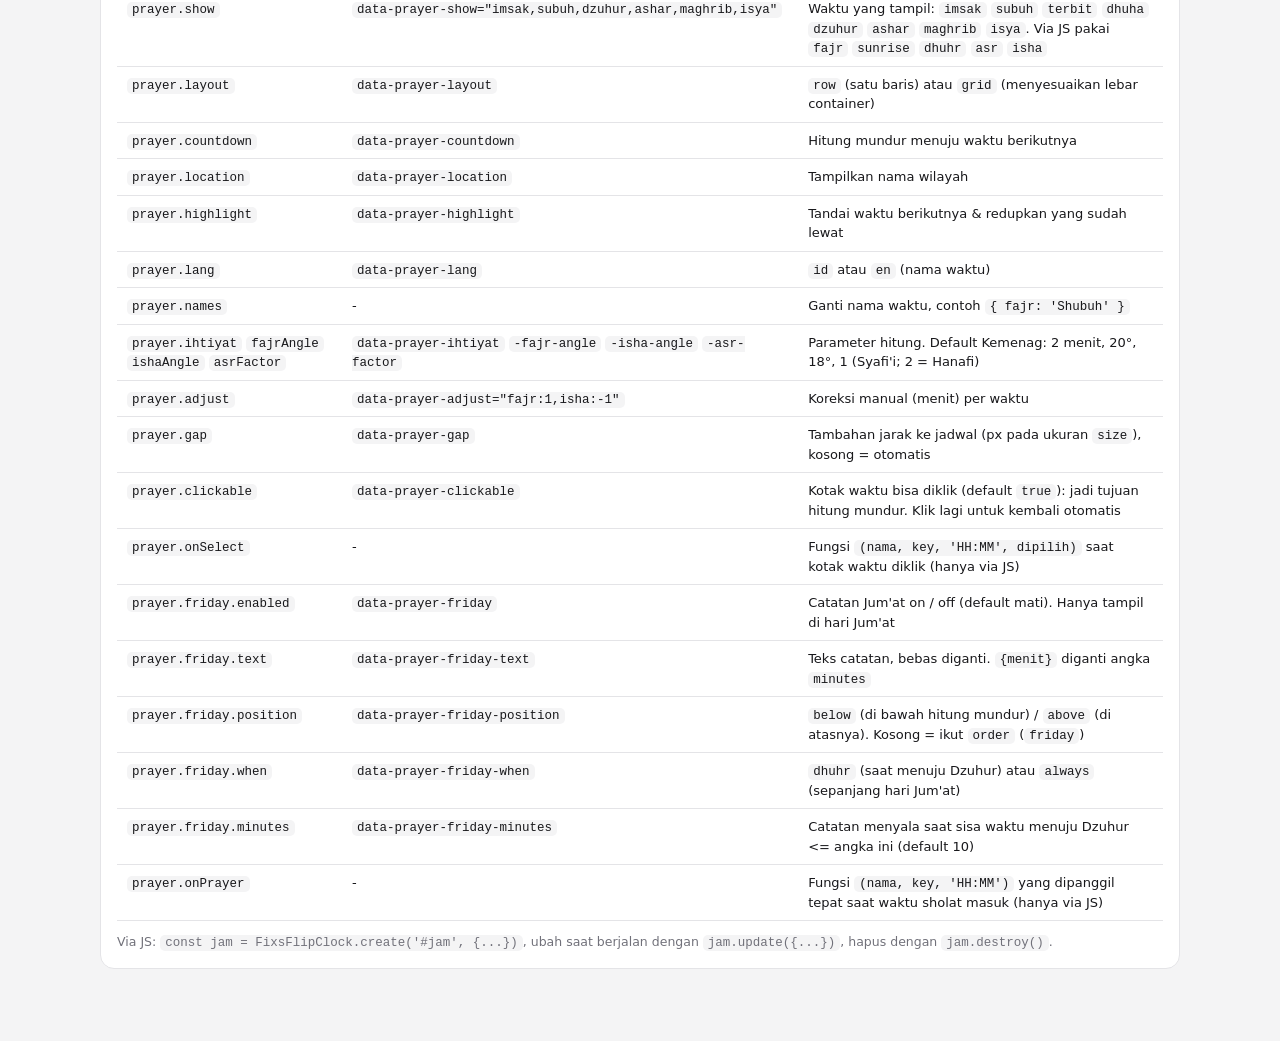
<file: Section/Flip Clock/demo.html>
<!doctype html>
<html lang="id">
<head>
<meta charset="utf-8">
<meta name="viewport" content="width=device-width,initial-scale=1">
<title>Fixs Flip Clock — Demo</title>
<style>
  :root{--bg:#f4f4f5;--panel:#fff;--line:#e4e4e7;--ink:#18181b;--mute:#71717a;--acc:#18181b}
  @media (prefers-color-scheme:dark){:root{--bg:#0e0e10;--panel:#18181b;--line:#2a2a2e;--ink:#f4f4f5;--mute:#a1a1aa;--acc:#f4f4f5}}
  *{box-sizing:border-box}
  html{scroll-behavior:smooth}
  body{margin:0;background:var(--bg);color:var(--ink);font:15px/1.5 system-ui,-apple-system,"Segoe UI",Roboto,sans-serif}
  .wrap{max-width:1120px;margin:0 auto;padding:32px 20px 72px}
  h1{font-size:26px;margin:0 0 4px;letter-spacing:-.02em}
  h2{font-size:13px;margin:44px 0 14px;text-transform:uppercase;letter-spacing:.12em;color:var(--mute);font-weight:600}
  h4{margin:0 0 2px;font-size:15px}
  p.sub{margin:0;color:var(--mute)}
  .grid2{display:grid;grid-template-columns:1fr 1fr;gap:16px}
  .box{background:var(--panel);border:1px solid var(--line);border-radius:14px;padding:16px;min-width:0}
  .cap{font-size:12.5px;color:var(--mute);margin:0 0 10px}
  .stack{display:grid;gap:12px;align-content:start}

  /* mock website */
  .mock{border:1px solid var(--line);border-radius:10px;overflow:hidden;position:relative}
  .mock.light{background:#fff;color:#18181b}
  .mock.dark{background:#0b0b0d;color:#f4f4f5}
  .mock.gray{background:#eef0f3;color:#18181b}
  .fake-search{max-width:420px;margin:22px auto 0;border:1px solid #d4d4d8;border-radius:999px;padding:9px 16px;color:#71717a;font-size:14px;background:#fff}
  .hero-slot{padding:0 16px 22px}
  .nav{display:flex;align-items:center;justify-content:space-between;gap:12px;padding:10px 16px;border-bottom:1px solid #26262b}
  .nav b{letter-spacing:.04em}
  .nav .links{display:flex;gap:14px;font-size:13px;color:#a1a1aa}
  .nav-body{padding:26px 16px;color:#71717a;font-size:13px}
  .side{display:grid;grid-template-columns:210px 1fr;min-height:230px}
  .side aside{padding:14px;border-right:1px solid #d9dce1;background:#fff;display:grid;gap:12px;align-content:start}
  .side main{padding:14px;color:#71717a;font-size:13px}
  .fake-line{height:9px;border-radius:5px;background:#e4e4e7}
  .foot{display:grid;gap:10px;justify-items:center;padding:20px 16px;font-size:13px;color:#52525b}
  .full{display:grid;place-items:center;padding:26px 14px;min-height:260px}
  .floatmock{min-height:230px;padding:16px;display:grid;gap:10px;align-content:start}
  .floatchip{position:absolute;right:12px;bottom:12px;background:#18181b;color:#f4f4f5;font-size:11px;letter-spacing:.06em;padding:8px 12px;border-radius:8px;box-shadow:0 4px 14px rgba(0,0,0,.25)}
  .use{width:100%}

  /* buttons & form */
  select,input[type=range],button{width:100%}
  select,button{font:inherit;padding:8px 10px;border-radius:8px;border:1px solid var(--line);background:var(--bg);color:var(--ink)}
  button{cursor:pointer;font-weight:600}
  button:hover{border-color:var(--acc)}
  button.on{background:var(--ink);color:var(--bg);border-color:var(--ink)}
  label{font-size:13px}
  .checks{display:grid;grid-template-columns:1fr 1fr;gap:6px 10px}
  .checks label{display:flex;gap:6px;align-items:center}
  .colors{display:grid;grid-template-columns:1fr 1fr;gap:8px}
  .colors label{display:flex;justify-content:space-between;align-items:center;gap:8px}
  input[type=color]{width:36px;height:26px;padding:0;border:1px solid var(--line);border-radius:6px;background:none;cursor:pointer}
  pre{margin:0;background:#0b0b0d;color:#e4e4e7;padding:14px 16px;border-radius:10px;overflow:auto;font:12.5px/1.6 ui-monospace,SFMono-Regular,Menlo,monospace;white-space:pre}

  /* playground */
  .playground{display:grid;grid-template-columns:minmax(0,1fr) 320px;gap:16px;align-items:start;scroll-margin-top:16px}
  .sticky{position:sticky;top:12px;display:grid;gap:12px;min-width:0}
  .controls{background:var(--panel);border:1px solid var(--line);border-radius:14px;padding:16px;display:grid;gap:18px}
  .controls h3{margin:0 0 2px;font-size:12px;text-transform:uppercase;letter-spacing:.1em;color:var(--mute)}
  .f{display:grid;gap:8px}
  .codehead{display:flex;justify-content:space-between;align-items:center;gap:8px}
  .tabs{display:flex;gap:6px}
  .tabs button,.codehead>button{width:auto;padding:5px 14px;font-size:13px}
  .chips{display:grid;grid-template-columns:repeat(3,1fr);gap:6px}
  .chips button,.pos button{padding:7px 4px;font-size:12.5px}
  .pos{display:grid;grid-template-columns:repeat(3,1fr);gap:6px}
  .pos .wide{grid-column:1/-1}
  #previewBox{padding:20px;min-height:90px}
  #pcode{max-height:300px}
  table{width:100%;border-collapse:collapse;font-size:13px}
  td,th{text-align:left;padding:8px 10px;border-bottom:1px solid var(--line);vertical-align:top}
  th{color:var(--mute);font-weight:600}
  code{font:12.5px ui-monospace,Menlo,monospace;background:var(--bg);padding:1px 5px;border-radius:5px}
  @media (max-width:880px){
    .playground,.grid2,.side{grid-template-columns:1fr}
    .side aside{border-right:0;border-bottom:1px solid #d9dce1}
    .sticky{position:static}
  }

  /* ---- rapikan tampilan ---- */
  .playground{grid-template-columns:minmax(0,1fr) 340px}
  .controls{gap:0;padding:0}
  .controls .f{padding:16px 18px;border-bottom:1px solid var(--line);gap:10px}
  .controls .f:last-child{border-bottom:0}
  .controls h3{margin:0 0 2px;color:var(--ink);font-size:12px}
  @media (min-width:881px){.controls{position:sticky;top:12px;max-height:calc(100vh - 24px);overflow:auto;scrollbar-width:thin}}
  input[type=range]{accent-color:var(--acc);margin:0 0 6px}
  label span{color:var(--mute);font-variant-numeric:tabular-nums}
  .checks label{padding:3px 0;cursor:pointer}
  button,select{transition:border-color .15s,background .15s}
  button:focus-visible,select:focus-visible,input:focus-visible{outline:2px solid var(--acc);outline-offset:2px}
  #previewBox{background-image:radial-gradient(var(--line) 1px,transparent 1px);background-size:14px 14px}

  /* ---- jadwal sholat ---- */
  .sw{display:flex;gap:8px;align-items:center;font-weight:600;cursor:pointer}
  .pbody{display:grid;gap:10px;transition:opacity .2s}
  .pbody.off{opacity:.4;pointer-events:none}
  .olist{list-style:none;margin:0;padding:0;display:grid;gap:6px}
  .olist li{display:flex;align-items:center;gap:8px;padding:7px 8px 7px 10px;border:1px solid var(--line);border-radius:8px;background:var(--bg);cursor:grab;user-select:none;transition:border-color .15s,box-shadow .15s,opacity .15s}
  .olist li.drag{opacity:.35}
  .olist li.over{border-color:var(--acc);box-shadow:0 -3px 0 var(--acc)}
  .olist li.dim .oname{opacity:.45}
  .olist .grip{color:var(--mute);font-size:16px;line-height:1;letter-spacing:-2px}
  .olist .oname{flex:1;font-size:13px}
  .olist .oname small{color:var(--mute);font-size:11px;margin-left:4px}
  .olist .obtn{display:flex;gap:4px}
  .olist .obtn button{width:28px;padding:2px 0;font-size:10px;line-height:1.6}
  .badge{display:inline-block;font-size:10.5px;letter-spacing:.06em;padding:1px 7px;border-radius:99px;background:var(--ink);color:var(--bg);vertical-align:middle;margin-left:6px}

  /* ---- panel pengaturan: minimalis & modern ---- */
  .controls{padding:6px;gap:2px;border-radius:18px;box-shadow:0 1px 2px rgba(0,0,0,.04),0 8px 24px -12px rgba(0,0,0,.12)}
  .controls details.f{padding:0;border:0;border-radius:12px;gap:0;display:block}
  .controls details.f[open]{background:color-mix(in srgb,var(--bg) 55%,transparent)}
  .controls summary{list-style:none;display:flex;align-items:center;justify-content:space-between;gap:8px;padding:12px 14px;cursor:pointer;border-radius:12px;user-select:none;transition:background .15s}
  .controls summary::-webkit-details-marker{display:none}
  .controls summary:hover{background:var(--bg)}
  .controls summary h3{margin:0;font-size:13.5px;font-weight:600;letter-spacing:0;text-transform:none;color:var(--ink);display:flex;align-items:center;gap:8px}
  .controls summary::after{content:"";width:7px;height:7px;border-right:1.5px solid var(--mute);border-bottom:1.5px solid var(--mute);transform:rotate(45deg) translateY(-2px);transition:transform .2s;flex:none}
  .controls details[open]>summary::after{transform:rotate(-135deg) translateY(-2px)}
  .controls .fb{display:grid;gap:12px;padding:4px 14px 16px}
  .controls label{font-size:12.5px;color:var(--mute)}
  .controls label span{color:var(--ink);font-weight:500}
  .controls .badge{font-size:9.5px;padding:1px 6px;letter-spacing:.05em;background:transparent;color:var(--mute);border:1px solid var(--line)}
  .controls .cap{font-size:12px;line-height:1.45;opacity:.9}
  .controls select,.controls input[type=text]{border:1px solid var(--line);border-radius:10px;padding:9px 11px;font-size:13px;background:var(--panel);appearance:none;-webkit-appearance:none;
    background-image:linear-gradient(45deg,transparent 50%,var(--mute) 50%),linear-gradient(135deg,var(--mute) 50%,transparent 50%);background-position:calc(100% - 16px) 50%,calc(100% - 11px) 50%;background-size:5px 5px;background-repeat:no-repeat;padding-right:28px}
  .controls input[type=text]{background-image:none;padding-right:11px}
  .controls button{border-radius:10px;font-weight:500;font-size:12.5px;background:var(--panel)}
  .controls button:hover{background:var(--bg)}
  .controls button.on{background:var(--ink);color:var(--bg);border-color:var(--ink)}
  .controls .chips button,.controls .pos button{padding:8px 4px}
  .controls #resetAll{background:transparent;border-style:dashed;color:var(--mute)}
  .controls input[type=range]{height:4px;border-radius:99px;margin:6px 0 10px}
  .controls .checks{grid-template-columns:1fr;gap:2px}
  .controls .checks label,.controls label.sw{display:flex;align-items:center;justify-content:space-between;flex-direction:row-reverse;gap:10px;padding:7px 0;color:var(--ink);font-size:13px;font-weight:400}
  .controls label.sw{font-weight:500}
  .controls input[type=checkbox]{appearance:none;-webkit-appearance:none;flex:none;width:30px;height:18px;margin:0;border-radius:99px;background:var(--line);position:relative;cursor:pointer;transition:background .2s}
  .controls input[type=checkbox]::after{content:"";position:absolute;top:2px;left:2px;width:14px;height:14px;border-radius:50%;background:#fff;box-shadow:0 1px 2px rgba(0,0,0,.3);transition:transform .2s}
  .controls input[type=checkbox]:checked{background:var(--ink)}
  .controls input[type=checkbox]:checked::after{transform:translateX(12px);background:var(--bg)}
  .controls input[type=color]{width:30px;height:24px;border-radius:8px}
  .controls .colors{gap:6px 14px}
  .controls .colors label{color:var(--ink)}
  .controls .olist li{border-radius:10px;background:var(--panel)}
  .controls .pbody{gap:12px}
</style>
</head>
<body>
<div class="wrap">
  <h1>Fixs Flip Clock</h1>
  <p class="sub">Widget jam flip untuk website mana pun. Satu file JS, tanpa dependensi.</p>

  <!-- ===================== CARA PASANG ===================== -->
  <h2>Cara pasang</h2>
  <div class="box">
    <p class="cap">Tempel dua baris ini di website mana pun. Nama class wrapper bebas, yang wajib hanya atribut <code>data-fixs-flipclock</code>. Untuk kode sesuai pengaturan kamu, pakai kotak kode di Playground di bawah.</p>
<pre>&lt;script src="https://cdn.jsdelivr.net/gh/fixsarts/widgets@main/Flip%20Clock/flip-clock.js" defer&gt;&lt;/script&gt;
&lt;div data-fixs-flipclock data-theme="dark"&gt;&lt;/div&gt;</pre>
    <p class="cap" style="margin:10px 0 0">Repo: <a href="https://github.com/fixsarts/widgets/tree/main/Flip%20Clock" style="color:inherit">github.com/fixsarts/widgets</a></p>
  </div>

  <!-- ===================== VARIAN STANDAR ===================== -->
  <h2>Varian standar</h2>
  <div class="grid2">
    <div class="box">
      <p class="cap">Hitam (default)</p>
      <div data-fixs-flipclock data-theme="dark" data-size="130"></div>
    </div>
    <div class="box">
      <p class="cap">Putih</p>
      <div data-fixs-flipclock data-theme="light" data-size="130"></div>
    </div>
  </div>

  <!-- ===================== PENEMPATAN ===================== -->
  <h2>Contoh penempatan</h2>
  <p class="cap" style="margin-top:-4px">Klik <b>Pakai di Playground</b> pada contoh yang kamu mau. Pengaturan dan kode siap salin otomatis terisi di Playground.</p>
  <div class="grid2">

    <div class="box stack">
      <div><h4>1. Di bawah Search (Hero)</h4><p class="cap">Tepat setelah kotak search.</p></div>
      <div class="mock light">
        <div class="fake-search">Search</div>
        <div class="hero-slot"><div style="max-width:560px;margin:24px auto 0"><div data-slot="hero"></div></div></div>
      </div>
      <button class="use" type="button" data-use="hero">Pakai di Playground ↓</button>
    </div>

    <div class="box stack">
      <div><h4>2. Navbar / Header</h4><p class="cap">Kecil, transparan, tanpa padding, rata kanan.</p></div>
      <div class="mock dark">
        <div class="nav">
          <b>LOGO</b>
          <div class="links"><span>Home</span><span>Tools</span><span>Gallery</span></div>
          <div style="width:150px"><div data-slot="navbar"></div></div>
        </div>
        <div class="nav-body">Konten halaman…</div>
      </div>
      <button class="use" type="button" data-use="navbar">Pakai di Playground ↓</button>
    </div>

    <div class="box stack">
      <div><h4>3. Sidebar / Card</h4><p class="cap">Container sempit, ukuran menyesuaikan otomatis.</p></div>
      <div class="mock gray">
        <div class="side">
          <aside>
            <div class="fake-line" style="width:60%"></div>
            <div data-slot="sidebar"></div>
            <div class="fake-line"></div><div class="fake-line" style="width:75%"></div>
          </aside>
          <main>Konten halaman…</main>
        </div>
      </div>
      <button class="use" type="button" data-use="sidebar">Pakai di Playground ↓</button>
    </div>

    <div class="box stack">
      <div><h4>4. Footer</h4><p class="cap">Transparan dan tanpa padding, menyatu dengan footer.</p></div>
      <div class="mock gray">
        <div class="nav-body">Konten halaman…</div>
        <div class="foot">
          <div style="width:100%;max-width:400px"><div data-slot="footer"></div></div>
          <span>© 2026 Nama Website</span>
        </div>
      </div>
      <button class="use" type="button" data-use="footer">Pakai di Playground ↓</button>
    </div>

    <div class="box stack">
      <div><h4>5. Layar penuh (idle / lock screen)</h4><p class="cap">Ukuran besar, semua bagian tampil.</p></div>
      <div class="mock dark full"><div style="width:100%"><div data-slot="fullscreen"></div></div></div>
      <button class="use" type="button" data-use="fullscreen">Pakai di Playground ↓</button>
    </div>

    <div class="box stack">
      <div><h4>6. Melayang di pojok layar</h4><p class="cap">Tanpa wrapper khusus. Jam menempel di pojok browser, ikut saat scroll.</p></div>
      <div class="mock light floatmock">
        <div class="fake-line" style="width:40%"></div>
        <div class="fake-line"></div><div class="fake-line" style="width:80%"></div><div class="fake-line" style="width:65%"></div>
        <span class="floatchip">JAM MELAYANG</span>
      </div>
      <button class="use" type="button" data-use="float">Pakai di Playground ↓</button>
    </div>

    <div class="box stack" style="grid-column:1/-1">
      <div><h4>7. Jadwal sholat <span class="badge">BARU</span></h4><p class="cap">Imsak, Subuh, Terbit, Dhuha, Dzuhur, Ashar, Maghrib, Isya sesuai wilayah, lengkap dengan hitung mundur. Fitur ini opsional dan bisa dimatikan.</p></div>
      <div class="mock dark full"><div style="width:100%;max-width:720px"><div data-slot="masjid"></div></div></div>
      <button class="use" type="button" data-use="masjid">Pakai di Playground ↓</button>
    </div>

    <div class="box stack" style="grid-column:1/-1">
      <div><h4>8. Di dalam Section <span class="badge">BARU</span></h4><p class="cap">Lebar dibatasi (<code>maxWidth</code>), ada margin kiri-kanan &amp; atas-bawah, dan ukuran sendiri saat dibuka di HP. Tidak memenuhi layar seperti Hero / Layar penuh.</p></div>
      <div class="mock gray" style="padding:22px 0">
        <div style="display:grid;gap:10px;justify-items:center;padding:0 16px"><div class="fake-line" style="width:34%;height:12px"></div><div class="fake-line" style="width:58%"></div></div>
        <div data-slot="section"></div>
        <div style="display:grid;gap:10px;justify-items:center;padding:0 16px"><div class="fake-line" style="width:70%"></div><div class="fake-line" style="width:46%"></div></div>
      </div>
      <button class="use" type="button" data-use="section">Pakai di Playground ↓</button>
    </div>
  </div>

  <!-- ===================== PLAYGROUND ===================== -->
  <h2>Playground</h2>
  <div class="playground" id="playground">

    <div class="sticky">
      <div class="box" id="previewBox">
        <div id="preview"></div>
        <p class="cap" id="floatNote" style="margin:0" hidden>Mode melayang aktif: jamnya muncul di pojok layar browser (lihat sudut jendela ini).</p>
      </div>
      <div class="codehead">
        <div class="tabs"><button id="tabHtml" class="on" type="button">HTML</button><button id="tabJs" type="button">JavaScript</button></div>
        <button id="copy" type="button">Salin kode</button>
      </div>
      <pre id="pcode"></pre>
      <p class="cap" id="tip" style="margin:0"></p>
    </div>

    <div class="controls">
      <div class="f">
        <h3>Penempatan</h3>
        <div class="chips">
          <button type="button" data-preset="hero">Hero</button>
          <button type="button" data-preset="navbar">Navbar</button>
          <button type="button" data-preset="sidebar">Sidebar</button>
          <button type="button" data-preset="footer">Footer</button>
          <button type="button" data-preset="fullscreen">Layar penuh</button>
          <button type="button" data-preset="float">Melayang</button>
          <button type="button" data-preset="section">Section</button>
          <button type="button" data-preset="masjid" style="grid-column:span 2">Jadwal sholat</button>
        </div>
        <button type="button" id="resetAll">Reset ke default</button>
        <label>Posisi</label>
        <div class="pos" id="posGrid">
          <button type="button" data-pos="top-left">↖ Kiri atas</button>
          <button type="button" data-pos="top-center">↑ Tengah atas</button>
          <button type="button" data-pos="top-right">↗ Kanan atas</button>
          <button type="button" data-pos="bottom-left">↙ Kiri bawah</button>
          <button type="button" data-pos="bottom-center">↓ Tengah bawah</button>
          <button type="button" data-pos="bottom-right">↘ Kanan bawah</button>
          <button type="button" data-pos="" class="wide">Ikut posisi elemen (tidak melayang)</button>
        </div>
      </div>

      <div class="f">
        <h3>Tema &amp; warna</h3>
        <select id="theme"><option value="dark">Hitam</option><option value="light">Putih</option></select>
        <div class="colors">
          <label>Latar <input type="color" data-color="background"></label>
          <label>Kartu <input type="color" data-color="card"></label>
          <label>Angka <input type="color" data-color="text"></label>
          <label>Garis <input type="color" data-color="divider"></label>
          <label>AM/PM <input type="color" data-color="label"></label>
          <label>Tanggal <input type="color" data-color="date"></label>
          <label>Garis tepi <input type="color" data-color="border"></label>
        </div>
        <button id="resetColors" type="button">Reset warna</button>
      </div>

      <div class="f">
        <h3>Tampilkan</h3>
        <div class="checks">
          <label><input type="checkbox" data-show="hours"> Jam</label>
          <label><input type="checkbox" data-show="minutes"> Menit</label>
          <label><input type="checkbox" data-show="seconds"> Detik</label>
          <label><input type="checkbox" data-show="date"> Tanggal</label>
          <label><input type="checkbox" data-show="ampm"> AM/PM</label>
          <label><input type="checkbox" id="credit"> Credit</label>
        </div>
      </div>

      <div class="f">
        <h3>Format tanggal</h3>
        <div class="chips" style="grid-template-columns:1fr 1fr">
          <button type="button" data-dfmt="1"></button>
          <button type="button" data-dfmt="2"></button>
          <button type="button" data-dfmt="3"></button>
          <button type="button" data-dfmt="4"></button>
        </div>
        <label for="dWeekday">Hari</label>
        <select id="dWeekday"><option value="long">Panjang</option><option value="short">Pendek</option><option value="">Tidak tampil</option></select>
        <label for="dDay">Tanggal</label>
        <select id="dDay"><option value="2-digit">2 digit (02)</option><option value="numeric">Tanpa nol (2)</option><option value="">Tidak tampil</option></select>
        <label for="dMonth">Bulan</label>
        <select id="dMonth"><option value="short">Pendek</option><option value="long">Panjang</option><option value="2-digit">Angka 2 digit (02)</option><option value="numeric">Angka (2)</option><option value="">Tidak tampil</option></select>
        <label for="dYear">Tahun</label>
        <select id="dYear"><option value="numeric">4 digit (2026)</option><option value="2-digit">2 digit (26)</option><option value="">Tidak tampil</option></select>
        <div class="checks">
          <label><input type="checkbox" id="dComma"> Koma setelah hari</label>
          <label><input type="checkbox" id="dUpper"> HURUF BESAR</label>
        </div>
      </div>

      <div class="f">
        <h3>Format jam &amp; efek</h3>
        <div class="checks">
          <label><input type="checkbox" id="hour12"> 12 jam</label>
          <label><input type="checkbox" id="leadingZero"> Angka 0 depan</label>
          <label><input type="checkbox" id="flip"> Efek flip</label>
          <label><input type="checkbox" id="colon"> Titik dua</label>
        </div>
      </div>

      <div class="f">
        <h3>Tata letak &amp; jarak</h3>
        <div class="checks">
          <label><input type="checkbox" id="padding"> Padding</label>
          <label><input type="checkbox" id="transparent"> Transparan</label>
        </div>
        <label for="align">Rata</label>
        <select id="align"><option value="left">Kiri</option><option value="center">Tengah</option><option value="right">Kanan</option></select>
        <label for="size">Ukuran: <span id="sizeVal">130</span>px</label>
        <input type="range" id="size" min="24" max="220" value="130">
        <label for="gapDigit">Jarak antar kartu angka: <span id="gapDigitV"></span></label>
        <input type="range" id="gapDigit" min="0" max="40" value="8">
        <label for="gapGroup">Jarak jam / menit / detik: <span id="gapGroupV"></span></label>
        <input type="range" id="gapGroup" min="0" max="100" value="26">
        <label for="gapDate">Jarak jam ke tanggal: <span id="gapDateV"></span></label>
        <input type="range" id="gapDate" min="0" max="100" value="22">
        <button id="gapAuto" type="button">Jarak otomatis</button>
      </div>

      <div class="f">
        <h3>Bentuk shape &amp; efek tambahan</h3>
        <label for="padX">Jarak isi ke tepi shape, kiri-kanan: <span id="padXV"></span></label>
        <input type="range" id="padX" min="0" max="160" value="16">
        <label for="padY">Jarak isi ke tepi shape, atas-bawah: <span id="padYV"></span></label>
        <input type="range" id="padY" min="0" max="160" value="16">
        <button id="padAuto" type="button">Padding shape otomatis</button>
        <label for="radius">Lengkung sudut: <span id="radiusV"></span></label>
        <input type="range" id="radius" min="0" max="60" value="14">
        <div class="checks">
          <label><input type="checkbox" id="shadow"> Bayangan</label>
          <label><input type="checkbox" id="border"> Garis tepi</label>
          <label><input type="checkbox" id="blinkColon"> Titik dua berkedip</label>
          <label><input type="checkbox" id="secondsBar"> Bar progres detik</label>
        </div>
        <p class="cap" style="margin:0">Titik dua berkedip butuh opsi "Titik dua" aktif.</p>
      </div>

      <div class="f">
        <h3>Waktu &amp; bahasa</h3>
        <select id="tz">
          <option value="">Otomatis (perangkat, atau ikut wilayah jika jadwal sholat aktif)</option>
          <option value="Asia/Jakarta">WIB — Jakarta</option>
          <option value="Asia/Makassar">WITA — Makassar</option>
          <option value="Asia/Jayapura">WIT — Jayapura</option>
          <option value="UTC">UTC</option>
          <option value="America/New_York">New York</option>
          <option value="Europe/London">London</option>
          <option value="Asia/Tokyo">Tokyo</option>
        </select>
        <select id="locale"><option value="en-US">Tanggal: English</option><option value="id-ID">Tanggal: Indonesia</option></select>
      </div>

      <div class="f">
        <h3>Jadwal sholat <span class="badge">BARU</span></h3>
        <label class="sw"><input type="checkbox" id="pEnabled"> Aktifkan jadwal sholat</label>
        <p class="cap" style="margin:0">Opsional. Nonaktif = jam tampil seperti biasa, tanpa jadwal.</p>
        <div class="pbody off" id="pBody">
          <label for="pRegion">Wilayah</label>
          <select id="pRegion"></select>
          <label>Waktu yang ditampilkan</label>
          <div class="checks">
            <label><input type="checkbox" data-pshow="imsak"> Imsak</label>
            <label><input type="checkbox" data-pshow="fajr"> Subuh</label>
            <label><input type="checkbox" data-pshow="sunrise"> Terbit</label>
            <label><input type="checkbox" data-pshow="dhuha"> Dhuha</label>
            <label><input type="checkbox" data-pshow="dhuhr"> Dzuhur</label>
            <label><input type="checkbox" data-pshow="asr"> Ashar</label>
            <label><input type="checkbox" data-pshow="maghrib"> Maghrib</label>
            <label><input type="checkbox" data-pshow="isha"> Isya</label>
          </div>
          <label for="pLayout">Tata letak</label>
          <select id="pLayout"><option value="row">Satu baris (jam ikut mengecil)</option><option value="grid">Grid (menyesuaikan lebar, boleh 2 baris)</option></select>
          <label for="pLang">Nama waktu</label>
          <select id="pLang"><option value="id">Indonesia (Subuh, Dzuhur, Ashar)</option><option value="en">English (Fajr, Dhuhr, Asr)</option></select>
          <div class="checks">
            <label><input type="checkbox" id="pCountdown"> Hitung mundur</label>
            <label><input type="checkbox" id="pLocation"> Nama wilayah</label>
            <label><input type="checkbox" id="pHighlight"> Tandai berikutnya</label>
            <label><input type="checkbox" id="pClickable"> Waktu bisa diklik</label>
          </div>
          <p class="cap" style="margin:0">Klik kotak waktu (Ashar, Maghrib, Isya, ...) untuk memilihnya sebagai tujuan hitung mundur. Klik lagi untuk kembali otomatis. Pilihan otomatis lepas saat waktunya masuk.</p>
          <label class="sw" style="margin-top:6px"><input type="checkbox" id="pFriday"> Catatan Jum'at <span class="badge">BARU</span></label>
          <div class="pbody off" id="pFriBody">
            <label for="pFriText">Teks catatan (<code>{menit}</code> = angka di bawah)</label>
            <input type="text" id="pFriText" style="width:100%;font:inherit;padding:8px 10px;border-radius:8px;border:1px solid var(--line);background:var(--bg);color:var(--ink)">
            <label for="pFriPos">Posisi</label>
            <select id="pFriPos"><option value="">Ikut susunan komponen (Susunan komponen)</option><option value="below">Di bawah hitung mundur</option><option value="above">Di atas hitung mundur</option></select>
            <label for="pFriWhen">Kapan tampil (hanya hari Jum'at)</label>
            <select id="pFriWhen"><option value="dhuhr">Saat hitung mundur menuju Dzuhur</option><option value="always">Sepanjang hari Jum'at</option></select>
            <label for="pFriMin">Menyala saat sisa waktu: <span id="pFriMinV"></span></label>
            <input type="range" id="pFriMin" min="1" max="60" value="10">
            <label for="pFriPrev">Pratinjau di Playground</label>
            <select id="pFriPrev"><option value="on">Simulasi hari Jum'at</option><option value="live">Simulasi menyala</option><option value="">Ikut hari asli</option></select>
          </div>
          <p class="cap" style="margin:0">Dihitung langsung di browser (acuan Kemenag RI: Subuh 20°, Isya 18°, Ashar Syafi'i, ihtiyat +2 menit), tanpa API dan tanpa internet. Jam mengikuti zona waktu wilayah, kecuali kamu pilih zona waktu sendiri di Waktu & bahasa.</p>
        </div>
      </div>

      <div class="f">
        <h3>Lebar, margin &amp; HP <span class="badge">BARU</span></h3>
        <label for="maxW">Lebar maksimum: <span id="maxWV"></span></label>
        <input type="range" id="maxW" min="0" max="1200" step="10" value="0">
        <label for="mX">Margin kiri-kanan: <span id="mXV"></span></label>
        <input type="range" id="mX" min="0" max="120" value="0">
        <label for="mY">Margin atas-bawah: <span id="mYV"></span></label>
        <input type="range" id="mY" min="0" max="120" value="0">
        <button id="boxAuto" type="button">Lebar penuh &amp; tanpa margin</button>

        <label style="margin-top:6px">Pratinjau lebar layar</label>
        <div class="chips">
          <button type="button" data-pw="">Penuh</button>
          <button type="button" data-pw="768">Tablet</button>
          <button type="button" data-pw="390">HP</button>
        </div>
        <p class="cap" style="margin:0">Aturan HP aktif saat lebar container &le; batas di bawah. Klik <b>HP</b> untuk melihat hasilnya di preview.</p>
        <label for="mBp">Batas lebar HP: <span id="mBpV"></span></label>
        <input type="range" id="mBp" min="320" max="900" step="10" value="520">
        <label for="mSize">Ukuran jam di HP: <span id="mSizeV"></span></label>
        <input type="range" id="mSize" min="24" max="220" value="130">
        <label for="mMX">Margin kiri-kanan di HP: <span id="mMXV"></span></label>
        <input type="range" id="mMX" min="0" max="80" value="0">
        <label for="mMY">Margin atas-bawah di HP: <span id="mMYV"></span></label>
        <input type="range" id="mMY" min="0" max="80" value="0">
        <button id="mobAuto" type="button">Reset pengaturan HP</button>
      </div>

      <div class="f">
        <h3>Susunan komponen <span class="badge">BETA</span></h3>
        <p class="cap" style="margin:0">Seret (drag &amp; drop) untuk mengubah urutan dari atas ke bawah, atau pakai tombol &#9650;&#9660;. Komponen yang sedang nonaktif diredupkan dan dilewati.</p>
        <ul class="olist" id="orderList"></ul>
        <button id="orderReset" type="button">Urutan default</button>
      </div>
    </div>
  </div>

  <!-- ===================== TABEL OPSI ===================== -->
  <h2>Opsi konfigurasi</h2>
  <div class="box" style="overflow:auto">
    <table>
      <tr><th>Opsi (JS)</th><th>Atribut HTML</th><th>Keterangan</th></tr>
      <tr><td><code>theme</code></td><td><code>data-theme</code></td><td><code>dark</code> atau <code>light</code></td></tr>
      <tr><td><code>colors</code></td><td><code>data-bg</code> <code>data-card</code> <code>data-text</code> <code>data-divider</code> <code>data-label</code> <code>data-date-color</code> <code>data-credit-color</code></td><td>Override warna tema (nilai CSS apa pun)</td></tr>
      <tr><td><code>show</code></td><td><code>data-show="hours,minutes"</code></td><td>Bagian yang tampil: <code>hours</code>, <code>minutes</code>, <code>seconds</code>, <code>date</code></td></tr>
      <tr><td><code>show.ampm</code></td><td><code>data-ampm</code></td><td>Label AM/PM (mode 12 jam)</td></tr>
      <tr><td><code>hour12</code></td><td><code>data-hour12</code></td><td><code>true</code> = AM/PM, <code>false</code> = 24 jam</td></tr>
      <tr><td><code>leadingZero</code></td><td><code>data-leading-zero</code></td><td><code>09</code> atau <code>9</code></td></tr>
      <tr><td><code>separator</code></td><td><code>data-separator</code></td><td><code>none</code> atau <code>colon</code></td></tr>
      <tr><td><code>flip</code></td><td><code>data-flip</code></td><td>Efek flip on/off</td></tr>
      <tr><td><code>size</code></td><td><code>data-size</code></td><td>Tinggi kartu (px)</td></tr>
      <tr><td><code>fit</code></td><td><code>data-fit</code></td><td>Otomatis mengecil bila container sempit</td></tr>
      <tr><td><code>align</code></td><td><code>data-align</code></td><td><code>left</code>, <code>center</code>, <code>right</code></td></tr>
      <tr><td><code>padding</code></td><td><code>data-padding</code></td><td><code>false</code> = tanpa padding luar (navbar/footer)</td></tr>
      <tr><td><code>transparent</code></td><td><code>data-transparent</code></td><td>Latar transparan, ikut warna website</td></tr>
      <tr><td><code>position</code></td><td><code>data-position</code></td><td>Melayang: <code>top-left</code> <code>top-center</code> <code>top-right</code> <code>bottom-left</code> <code>bottom-center</code> <code>bottom-right</code></td></tr>
      <tr><td><code>offset</code></td><td><code>data-offset</code></td><td>Jarak dari tepi layar untuk mode melayang (px)</td></tr>
      <tr><td><code>radius</code></td><td><code>data-radius</code></td><td>Lengkung sudut kartu (px)</td></tr>
      <tr><td><code>padX</code></td><td><code>data-pad-x</code></td><td>Jarak isi jam ke tepi shape, kiri-kanan (px). Kosong = otomatis</td></tr>
      <tr><td><code>padY</code></td><td><code>data-pad-y</code></td><td>Jarak isi jam ke tepi shape, atas-bawah (px). Kosong = otomatis</td></tr>
      <tr><td><code>shadow</code></td><td><code>data-shadow</code></td><td>Bayangan di sekeliling shape (true/false)</td></tr>
      <tr><td><code>border</code></td><td><code>data-border</code></td><td>Garis tepi shape; warna lewat data-border-color</td></tr>
      <tr><td><code>blinkColon</code></td><td><code>data-blink-colon</code></td><td>Titik dua berkedip tiap detik (butuh separator colon)</td></tr>
      <tr><td><code>secondsBar</code></td><td><code>data-seconds-bar</code></td><td>Bar progres detik di bawah jam</td></tr>
      <tr><td><code>timezone</code></td><td><code>data-timezone</code></td><td>Contoh <code>Asia/Makassar</code></td></tr>
      <tr><td><code>locale</code></td><td><code>data-locale</code></td><td>Bahasa tanggal, contoh <code>id-ID</code></td></tr>
      <tr><td><code>dateFormat.weekday</code></td><td><code>data-date-weekday</code></td><td><code>long</code> (Senin), <code>short</code> (Sen), <code>false</code> (sembunyikan)</td></tr>
      <tr><td><code>dateFormat.day</code></td><td><code>data-date-day</code></td><td><code>2-digit</code> (02), <code>numeric</code> (2), <code>false</code></td></tr>
      <tr><td><code>dateFormat.month</code></td><td><code>data-date-month</code></td><td><code>short</code> (Nov), <code>long</code> (November), <code>2-digit</code>, <code>numeric</code>, <code>false</code></td></tr>
      <tr><td><code>dateFormat.year</code></td><td><code>data-date-year</code></td><td><code>numeric</code> (2026), <code>2-digit</code> (26), <code>false</code></td></tr>
      <tr><td><code>dateFormat.comma</code></td><td><code>data-date-comma</code></td><td>Koma setelah nama hari</td></tr>
      <tr><td><code>dateFormat.uppercase</code></td><td><code>data-date-uppercase</code></td><td>HURUF BESAR</td></tr>
      <tr><td><code>gapDigit</code></td><td><code>data-gap-digit</code></td><td>Jarak antar kartu angka (px pada ukuran <code>size</code>), kosong = otomatis</td></tr>
      <tr><td><code>gapGroup</code></td><td><code>data-gap-group</code></td><td>Jarak antar pasangan jam / menit / detik (px)</td></tr>
      <tr><td><code>gapDate</code></td><td><code>data-gap-date</code></td><td>Jarak jam ke tanggal &amp; credit (px)</td></tr>
      <tr><td><code>credit</code></td><td><code>data-credit</code></td><td>Tulisan ©fixsarts.studio</td></tr>
      <tr><td><code>maxWidth</code></td><td><code>data-max-width</code></td><td>Lebar maksimum widget (px). Kosong = penuh mengikuti container. Cocok untuk section, contoh <code>720</code></td></tr>
      <tr><td><code>marginX</code> <code>marginY</code></td><td><code>data-margin-x</code> <code>data-margin-y</code></td><td>Margin luar widget dari tepi container (px)</td></tr>
      <tr><td><code>mobile.breakpoint</code></td><td><code>data-mobile-breakpoint</code></td><td>Aturan HP aktif jika lebar container &le; nilai ini (default <code>520</code>)</td></tr>
      <tr><td><code>mobile.size</code></td><td><code>data-mobile-size</code></td><td>Ukuran kartu di HP (px)</td></tr>
      <tr><td><code>mobile.marginX</code> <code>mobile.marginY</code> <code>mobile.maxWidth</code></td><td><code>data-mobile-margin-x</code> <code>-margin-y</code> <code>-max-width</code></td><td>Margin &amp; lebar maksimum khusus HP. Kosong = sama seperti desktop</td></tr>
      <tr><td><code>order</code></td><td><code>data-order="clock,date,prayer,countdown,location,credit"</code></td><td>Urutan komponen dari atas ke bawah: <code>clock</code> <code>date</code> <code>location</code> <code>prayer</code> <code>countdown</code> <code>friday</code> <code>credit</code>. Yang tidak disebut ditaruh di belakang. Atur lewat drag &amp; drop di Playground</td></tr>
      <tr><td><code>prayer.enabled</code></td><td><code>data-prayer</code></td><td>Aktifkan jadwal sholat (default mati). Tulis <code>data-prayer="false"</code> untuk mematikan</td></tr>
      <tr><td><code>prayer.region</code></td><td><code>data-prayer-region</code></td><td>Id / nama wilayah, contoh <code>kota-bandung</code>, <code>Jakarta Selatan</code>, <code>banjarmasin-timur</code> (default). Daftar lengkap: <code>FixsFlipClock.regions()</code></td></tr>
      <tr><td><code>prayer.lat</code> <code>prayer.lon</code></td><td><code>data-prayer-lat</code> <code>data-prayer-lon</code></td><td>Koordinat sendiri (mengalahkan <code>region</code>). Isi bersama <code>timezone</code>; nama tampilan lewat <code>prayer.name</code> / <code>data-prayer-name</code></td></tr>
      <tr><td><code>prayer.timezone</code></td><td><code>data-prayer-timezone</code></td><td>Zona waktu IANA lokasi, contoh <code>Asia/Makassar</code></td></tr>
      <tr><td><code>prayer.show</code></td><td><code>data-prayer-show="imsak,subuh,dzuhur,ashar,maghrib,isya"</code></td><td>Waktu yang tampil: <code>imsak</code> <code>subuh</code> <code>terbit</code> <code>dhuha</code> <code>dzuhur</code> <code>ashar</code> <code>maghrib</code> <code>isya</code>. Via JS pakai <code>fajr</code> <code>sunrise</code> <code>dhuhr</code> <code>asr</code> <code>isha</code></td></tr>
      <tr><td><code>prayer.layout</code></td><td><code>data-prayer-layout</code></td><td><code>row</code> (satu baris) atau <code>grid</code> (menyesuaikan lebar container)</td></tr>
      <tr><td><code>prayer.countdown</code></td><td><code>data-prayer-countdown</code></td><td>Hitung mundur menuju waktu berikutnya</td></tr>
      <tr><td><code>prayer.location</code></td><td><code>data-prayer-location</code></td><td>Tampilkan nama wilayah</td></tr>
      <tr><td><code>prayer.highlight</code></td><td><code>data-prayer-highlight</code></td><td>Tandai waktu berikutnya &amp; redupkan yang sudah lewat</td></tr>
      <tr><td><code>prayer.lang</code></td><td><code>data-prayer-lang</code></td><td><code>id</code> atau <code>en</code> (nama waktu)</td></tr>
      <tr><td><code>prayer.names</code></td><td>-</td><td>Ganti nama waktu, contoh <code>{ fajr: 'Shubuh' }</code></td></tr>
      <tr><td><code>prayer.ihtiyat</code> <code>fajrAngle</code> <code>ishaAngle</code> <code>asrFactor</code></td><td><code>data-prayer-ihtiyat</code> <code>-fajr-angle</code> <code>-isha-angle</code> <code>-asr-factor</code></td><td>Parameter hitung. Default Kemenag: 2 menit, 20°, 18°, 1 (Syafi'i; 2 = Hanafi)</td></tr>
      <tr><td><code>prayer.adjust</code></td><td><code>data-prayer-adjust="fajr:1,isha:-1"</code></td><td>Koreksi manual (menit) per waktu</td></tr>
      <tr><td><code>prayer.gap</code></td><td><code>data-prayer-gap</code></td><td>Tambahan jarak ke jadwal (px pada ukuran <code>size</code>), kosong = otomatis</td></tr>
      <tr><td><code>prayer.clickable</code></td><td><code>data-prayer-clickable</code></td><td>Kotak waktu bisa diklik (default <code>true</code>): jadi tujuan hitung mundur. Klik lagi untuk kembali otomatis</td></tr>
      <tr><td><code>prayer.onSelect</code></td><td>-</td><td>Fungsi <code>(nama, key, 'HH:MM', dipilih)</code> saat kotak waktu diklik (hanya via JS)</td></tr>
      <tr><td><code>prayer.friday.enabled</code></td><td><code>data-prayer-friday</code></td><td>Catatan Jum'at on / off (default mati). Hanya tampil di hari Jum'at</td></tr>
      <tr><td><code>prayer.friday.text</code></td><td><code>data-prayer-friday-text</code></td><td>Teks catatan, bebas diganti. <code>{menit}</code> diganti angka <code>minutes</code></td></tr>
      <tr><td><code>prayer.friday.position</code></td><td><code>data-prayer-friday-position</code></td><td><code>below</code> (di bawah hitung mundur) / <code>above</code> (di atasnya). Kosong = ikut <code>order</code> (<code>friday</code>)</td></tr>
      <tr><td><code>prayer.friday.when</code></td><td><code>data-prayer-friday-when</code></td><td><code>dhuhr</code> (saat menuju Dzuhur) atau <code>always</code> (sepanjang hari Jum'at)</td></tr>
      <tr><td><code>prayer.friday.minutes</code></td><td><code>data-prayer-friday-minutes</code></td><td>Catatan menyala saat sisa waktu menuju Dzuhur &lt;= angka ini (default 10)</td></tr>
      <tr><td><code>prayer.onPrayer</code></td><td>-</td><td>Fungsi <code>(nama, key, 'HH:MM')</code> yang dipanggil tepat saat waktu sholat masuk (hanya via JS)</td></tr>
    </table>
    <p class="cap" style="margin:12px 0 0">Via JS: <code>const jam = FixsFlipClock.create('#jam', {...})</code>, ubah saat berjalan dengan <code>jam.update({...})</code>, hapus dengan <code>jam.destroy()</code>.</p>
  </div>
</div>

<script src="flip-clock.js"></script>
<script>
(function () {
  var $ = function (s) { return document.querySelector(s); };
  var $$ = function (s) { return document.querySelectorAll(s); };
  var CDN = 'https://cdn.jsdelivr.net/gh/fixsarts/widgets@main/Flip%20Clock/flip-clock.js';

  function clone(o) { return JSON.parse(JSON.stringify(o)); }
  function deep(a, b) {
    for (var k in b) {
      if (b[k] && typeof b[k] === 'object' && !Array.isArray(b[k])) deep(a[k], b[k]); else a[k] = b[k];
    }
    return a;
  }

  /* ---------- Satu sumber data: pengaturan default & preset penempatan ---------- */
  var BASE = {
    theme: 'dark', colors: {}, size: 130, hour12: true, leadingZero: true, flip: true,
    separator: 'none', credit: true, timezone: null, locale: 'id-ID',
    align: 'center', padding: true, transparent: false, position: null,
    dateFormat: { weekday: 'long', day: '2-digit', month: 'short', year: 'numeric', comma: true, uppercase: false },
    gapDigit: null, gapGroup: null, gapDate: null,
    radius: 14, padX: null, padY: null, shadow: false, border: false, blinkColon: false, secondsBar: false,
    show: { hours: true, minutes: true, seconds: true, date: true, ampm: true },
    maxWidth: null, marginX: 0, marginY: 0,
    mobile: { breakpoint: 520, size: null, marginX: null, marginY: null, maxWidth: null },
    order: ['clock', 'date', 'location', 'prayer', 'countdown', 'friday', 'credit'],
    prayer: {
      enabled: false, region: 'banjarmasin-timur', layout: 'row', countdown: true, location: true, highlight: true, lang: 'id', clickable: true,
      friday: { enabled: false, text: "Break Jum'at 10 Menit Sebelum Adzan - Selesai", position: null, when: 'dhuhr', minutes: 10, preview: true },
      show: { imsak: true, fajr: true, sunrise: false, dhuha: false, dhuhr: true, asr: true, maghrib: true, isha: true }
    }
  };
  var PRESETS = {
    hero:       { theme: 'light', size: 90, hour12: false, locale: 'id-ID', timezone: 'Asia/Makassar', show: { seconds: false } },
    navbar:     { theme: 'dark', size: 34, hour12: false, padding: false, transparent: true, align: 'right', credit: false, show: { seconds: false, date: false } },
    sidebar:    { theme: 'light', size: 56, hour12: false, credit: false, show: { date: false } },
    footer:     { theme: 'light', size: 46, padding: false, transparent: true, show: { seconds: false } },
    fullscreen: { theme: 'dark', size: 180 },
    float:      { theme: 'dark', size: 70, hour12: false, position: 'bottom-right', show: { seconds: false } },
    section:    { theme: 'light', size: 90, hour12: false, show: { ampm: false }, maxWidth: 760, marginX: 16, marginY: 24, radius: 20, shadow: true,
                  mobile: { size: 56, marginX: 16, marginY: 12 }, prayer: { enabled: true, layout: 'grid' } },
    masjid:     { theme: 'dark', size: 80, hour12: false, show: { ampm: false },
                  prayer: { enabled: true, layout: 'grid', show: { sunrise: true, dhuha: true } } }
  };
  var TIPS = {
    hero: 'Taruh tepat setelah kotak search di section hero. Opsional, bungkus dengan <div style="max-width:560px;margin:24px auto 0">.',
    navbar: 'Taruh di dalam <nav>, di dalam wrapper selebar ±150px (contoh: <div style="width:150px">).',
    sidebar: 'Taruh di dalam sidebar atau card. Ukuran menyesuaikan lebar container.',
    footer: 'Taruh di footer. Opsional, bungkus dengan <div style="width:100%;max-width:400px">.',
    fullscreen: 'Taruh di container selebar layar untuk tampilan idle / lock screen.',
    float: 'Taruh di mana saja di halaman (misal sebelum </body>). Jam menempel di pojok layar, tanpa wrapper.',
    section: 'Taruh di dalam section / blok konten. Lebar dibatasi 760px, ada margin, dan di HP ukuran jam mengecil dengan margin sendiri. Atur angkanya di bagian 10.',
    masjid: 'Taruh di container yang cukup lebar (dashboard, layar masjid, halaman jadwal). Layout grid menyesuaikan lebar container. Matikan fitur ini kapan saja dengan menghapus data-prayer.'
  };
  var DEFAULT_TIP = 'Pilih preset di Penempatan, atau atur sendiri. Kode di atas selalu sesuai pengaturan terakhir.';

  function optsFor(name) { return deep(clone(BASE), PRESETS[name] || {}); }

  /* ---------- Contoh penempatan (jam asli dari preset) ---------- */
  $$('[data-slot]').forEach(function (n) {
    var o = optsFor(n.dataset.slot);
    o.position = null;                       // di galeri semuanya inline
    FixsFlipClock.create(n, o);
  });
  $$('[data-use]').forEach(function (b) {
    b.onclick = function () {
      usePreset(b.dataset.use);
      $('#playground').scrollIntoView({ behavior: 'smooth' });
    };
  });

  /* ---------- Playground ---------- */
  var state = clone(BASE), activePreset = null, mode = 'html';
  var clock = FixsFlipClock.create('#preview', state);

  /* nama waktu sholat untuk atribut HTML (alias Indonesia dikenali widget) */
  var PNAME = { imsak: 'imsak', fajr: 'subuh', sunrise: 'terbit', dhuha: 'dhuha', dhuhr: 'dzuhur', asr: 'ashar', maghrib: 'maghrib', isha: 'isya' };
  var PORDER = ['imsak', 'fajr', 'sunrise', 'dhuha', 'dhuhr', 'asr', 'maghrib', 'isha'];

  /* dropdown wilayah dikelompokkan per provinsi, diambil dari data widget */
  (function () {
    var sel = $('#pRegion'), group = null, lastProv = null;
    FixsFlipClock.regions().forEach(function (r) {
      if (r.province !== lastProv) { group = document.createElement('optgroup'); group.label = r.province; sel.appendChild(group); lastProv = r.province; }
      var o = document.createElement('option');
      o.value = r.id; o.textContent = (r.parent ? '\u21B3 ' : '') + r.name;
      group.appendChild(o);
    });
  })();

  function toHex(c) { return /^#[0-9a-f]{6}$/i.test(c) ? c : '#000000'; }

  function syncControls() {
    var base = FixsFlipClock.themes[state.theme];
    $('#theme').value = state.theme;
    $$('[data-color]').forEach(function (i) { i.value = toHex(state.colors[i.dataset.color] || base[i.dataset.color]); });
    $$('[data-show]').forEach(function (i) { i.checked = !!state.show[i.dataset.show]; });
    $('#credit').checked = state.credit;
    $('#hour12').checked = state.hour12;
    $('#leadingZero').checked = state.leadingZero;
    $('#flip').checked = state.flip;
    $('#colon').checked = state.separator === 'colon';
    $('#padding').checked = state.padding;
    $('#transparent').checked = state.transparent;
    $('#align').value = state.align;
    $('#size').value = state.size; $('#sizeVal').textContent = state.size;
    $('#tz').value = state.timezone || '';
    $('#locale').value = state.locale;
    $('#dWeekday').value = state.dateFormat.weekday || '';
    $('#dDay').value = state.dateFormat.day || '';
    $('#dMonth').value = state.dateFormat.month || '';
    $('#dYear').value = state.dateFormat.year || '';
    $('#dComma').checked = state.dateFormat.comma;
    $('#dUpper').checked = state.dateFormat.uppercase;
    ['shadow', 'border', 'blinkColon', 'secondsBar'].forEach(function (k) { $('#' + k).checked = !!state[k]; });
    $('#radius').value = state.radius; $('#radiusV').textContent = state.radius + 'px';
    syncPads();
    syncGaps();
    syncPrayer();
    syncBox();
    renderOrder();
  }

  /* lebar, margin & HP */
  function syncBox() {
    var m = state.mobile;
    $('#maxW').value = state.maxWidth || 0; $('#maxWV').textContent = state.maxWidth ? state.maxWidth + 'px' : 'penuh';
    $('#mX').value = state.marginX; $('#mXV').textContent = state.marginX + 'px';
    $('#mY').value = state.marginY; $('#mYV').textContent = state.marginY + 'px';
    $('#mBp').value = m.breakpoint; $('#mBpV').textContent = m.breakpoint + 'px';
    [['mSize', 'size', state.size], ['mMX', 'marginX', state.marginX], ['mMY', 'marginY', state.marginY]].forEach(function (x) {
      var v = m[x[1]], shown = v != null ? v : x[2];
      $('#' + x[0]).value = shown;
      $('#' + x[0] + 'V').textContent = shown + 'px' + (v == null ? ' (sama dgn desktop)' : '');
    });
  }

  /* susunan komponen: daftar yang bisa di-drag */
  var ONAME = { clock: 'Jam', date: 'Tanggal', location: 'Nama wilayah', prayer: 'Jadwal sholat', countdown: 'Hitung mundur', friday: "Catatan Jum'at", credit: 'Credit' };
  function isOn(k) {
    var s = state, p = s.prayer;
    if (k === 'clock') return true;
    if (k === 'date') return !!s.show.date;
    if (k === 'credit') return !!s.credit;
    if (!p.enabled) return false;
    if (k === 'friday') return !!p.friday.enabled;
    return k === 'prayer' ? true : (k === 'location' ? !!p.location : !!p.countdown);
  }
  function moveOrder(from, to) {
    if (from === to || from < 0 || to < 0 || to >= state.order.length) return;
    var k = state.order.splice(from, 1)[0];
    state.order.splice(to, 0, k);
    activePreset = null;
    renderOrder(); apply(true);
  }
  function renderOrder() {
    var ul = $('#orderList'), dragFrom = -1;
    ul.innerHTML = '';
    state.order.forEach(function (k, i) {
      var li = document.createElement('li');
      li.draggable = true; li.className = isOn(k) ? '' : 'dim';
      var grip = document.createElement('span'); grip.className = 'grip'; grip.textContent = '\u22EE\u22EE';
      var name = document.createElement('span'); name.className = 'oname'; name.textContent = ONAME[k];
      if (!isOn(k)) { var sm = document.createElement('small'); sm.textContent = 'nonaktif'; name.appendChild(sm); }
      var btns = document.createElement('span'); btns.className = 'obtn';
      [['\u25B2', -1], ['\u25BC', 1]].forEach(function (b) {
        var bt = document.createElement('button'); bt.type = 'button'; bt.textContent = b[0];
        bt.onclick = function () { moveOrder(i, i + b[1]); };
        btns.appendChild(bt);
      });
      li.appendChild(grip); li.appendChild(name); li.appendChild(btns);
      li.ondragstart = function (e) {
        dragFrom = i; li.classList.add('drag');
        if (e.dataTransfer) { e.dataTransfer.effectAllowed = 'move'; e.dataTransfer.setData('text/plain', k); }
      };
      li.ondragover = function (e) { e.preventDefault(); if (e.dataTransfer) e.dataTransfer.dropEffect = 'move'; li.classList.add('over'); };
      li.ondragleave = function () { li.classList.remove('over'); };
      li.ondrop = function (e) { e.preventDefault(); li.classList.remove('over'); moveOrder(dragFrom, i); };
      li.ondragend = function () { li.classList.remove('drag'); };
      ul.appendChild(li);
    });
  }

  /* lebar preview (simulasi layar tablet / HP) */
  var previewW = null;
  function applyPreviewW() {
    var t = $('#preview');
    t.style.maxWidth = previewW ? previewW + 'px' : '';
    t.style.margin = previewW ? '0 auto' : '';
    $$('[data-pw]').forEach(function (b) { b.classList.toggle('on', (+b.dataset.pw || null) === previewW); });
  }

  function syncPrayer() {
    var p = state.prayer;
    $('#pEnabled').checked = p.enabled;
    $('#pBody').classList.toggle('off', !p.enabled);
    $('#pRegion').value = p.region;
    $$('[data-pshow]').forEach(function (i) { i.checked = !!p.show[i.dataset.pshow]; });
    $('#pLayout').value = p.layout;
    $('#pLang').value = p.lang;
    $('#pCountdown').checked = p.countdown;
    $('#pLocation').checked = p.location;
    $('#pHighlight').checked = p.highlight;
    $('#pClickable').checked = p.clickable;
    var f = p.friday;
    $('#pFriday').checked = f.enabled;
    $('#pFriBody').classList.toggle('off', !f.enabled);
    $('#pFriText').value = f.text;
    $('#pFriPos').value = f.position || '';
    $('#pFriWhen').value = f.when;
    $('#pFriMin').value = f.minutes; $('#pFriMinV').textContent = f.minutes + ' menit';
    $('#pFriPrev').value = f.preview === 'live' ? 'live' : (f.preview ? 'on' : '');
  }

  /* padding shape: otomatis = perkiraan proporsi bawaan widget */
  function syncPads() {
    [['padX', 0.12], ['padY', 0.15]].forEach(function (p) {
      var v = state[p[0]], shown = v != null ? v : Math.round(p[1] * state.size);
      $('#' + p[0]).value = shown;
      $('#' + p[0] + 'V').textContent = shown + 'px' + (v == null ? ' (auto)' : '');
    });
  }

  /* jarak: nilai otomatis = proporsi bawaan widget x ukuran */
  var AUTO = { Digit: 0.06, Group: 0.2, Date: 0.17 };
  function syncGaps() {
    ['Digit', 'Group', 'Date'].forEach(function (k) {
      var v = state['gap' + k], shown = v != null ? v : Math.round(AUTO[k] * state.size);
      $('#gap' + k).value = shown;
      $('#gap' + k + 'V').textContent = shown + 'px' + (v == null ? ' (auto)' : '');
    });
  }

  /* 4 contoh format tanggal (hari + tahun selalu tampil) */
  var DFMTS = {
    '1': { day: '2-digit', month: 'short' },
    '2': { day: '2-digit', month: 'long' },
    '3': { day: 'numeric', month: 'short' },
    '4': { day: 'numeric', month: 'long' }
  };
  function dfmtOf(id) { return deep({ weekday: 'long', year: 'numeric', comma: true, uppercase: false }, DFMTS[id]); }

  function syncMarks() {
    $$('[data-dfmt]').forEach(function (b) {
      var t = dfmtOf(b.dataset.dfmt);
      b.textContent = FixsFlipClock.formatDate(new Date(), { locale: state.locale, timezone: state.timezone, dateFormat: t });
      b.classList.toggle('on', ['weekday', 'day', 'month', 'year'].every(function (k) { return state.dateFormat[k] === t[k]; }));
    });
    $$('[data-preset]').forEach(function (b) { b.classList.toggle('on', b.dataset.preset === activePreset); });
    $$('[data-pos]').forEach(function (b) { b.classList.toggle('on', (b.dataset.pos || null) === (state.position || null)); });
    $('#floatNote').hidden = !state.position;
    $('#tip').textContent = activePreset ? TIPS[activePreset] : DEFAULT_TIP;
  }

  function attrs(s) {
    var a = [['theme', s.theme]], cm = { background: 'bg', card: 'card', text: 'text', divider: 'divider', label: 'label', date: 'date-color', border: 'border-color' };
    Object.keys(s.colors).forEach(function (k) { a.push([cm[k], s.colors[k]]); });
    var list = ['hours', 'minutes', 'seconds', 'date'].filter(function (k) { return s.show[k]; });
    if (list.length < 4) a.push(['show', list.join(',')]);
    if (!s.hour12) a.push(['hour12', 'false']);
    if (s.hour12 && !s.show.ampm) a.push(['ampm', 'false']);
    if (!s.leadingZero) a.push(['leading-zero', 'false']);
    if (s.separator !== 'none') a.push(['separator', s.separator]);
    if (!s.flip) a.push(['flip', 'false']);
    a.push(['size', s.size]);
    if (s.timezone) a.push(['timezone', s.timezone]);
    if (s.locale !== 'en-US') a.push(['locale', s.locale]);
    if (!s.credit) a.push(['credit', 'false']);
    if (s.align !== 'center') a.push(['align', s.align]);
    if (!s.padding) a.push(['padding', 'false']);
    if (s.transparent) a.push(['transparent', 'true']);
    if (s.position) a.push(['position', s.position]);
    if (s.radius !== 14) a.push(['radius', s.radius]);
    if (s.padX != null) a.push(['pad-x', s.padX]);
    if (s.padY != null) a.push(['pad-y', s.padY]);
    if (s.shadow) a.push(['shadow', 'true']);
    if (s.border) a.push(['border', 'true']);
    if (s.blinkColon && s.separator === 'colon') a.push(['blink-colon', 'true']);
    if (s.secondsBar) a.push(['seconds-bar', 'true']);
    if (s.show.date) {
      var f = s.dateFormat;
      if (f.weekday !== 'long') a.push(['date-weekday', f.weekday || 'false']);
      if (f.day !== '2-digit') a.push(['date-day', f.day || 'false']);
      if (f.month !== 'short') a.push(['date-month', f.month || 'false']);
      if (f.year !== 'numeric') a.push(['date-year', f.year || 'false']);
      if (!f.comma) a.push(['date-comma', 'false']);
      if (f.uppercase) a.push(['date-uppercase', 'true']);
    }
    if (s.gapDigit != null) a.push(['gap-digit', s.gapDigit]);
    if (s.gapGroup != null) a.push(['gap-group', s.gapGroup]);
    if (s.gapDate != null) a.push(['gap-date', s.gapDate]);
    if (s.maxWidth) a.push(['max-width', s.maxWidth]);
    if (s.marginX) a.push(['margin-x', s.marginX]);
    if (s.marginY) a.push(['margin-y', s.marginY]);
    var mo = s.mobile;
    if (mo.size != null) a.push(['mobile-size', mo.size]);
    if (mo.marginX != null) a.push(['mobile-margin-x', mo.marginX]);
    if (mo.marginY != null) a.push(['mobile-margin-y', mo.marginY]);
    if (mo.breakpoint !== 520 && (mo.size != null || mo.marginX != null || mo.marginY != null)) a.push(['mobile-breakpoint', mo.breakpoint]);
    if (JSON.stringify(s.order) !== JSON.stringify(BASE.order)) a.push(['order', s.order.join(',')]);
    if (s.prayer.enabled) {
      var p = s.prayer;
      a.push(['prayer', 'true'], ['prayer-region', p.region]);
      if (JSON.stringify(p.show) !== JSON.stringify(BASE.prayer.show)) {
        a.push(['prayer-show', PORDER.filter(function (k) { return p.show[k]; }).map(function (k) { return PNAME[k]; }).join(',')]);
      }
      if (p.layout !== 'row') a.push(['prayer-layout', p.layout]);
      if (p.lang !== 'id') a.push(['prayer-lang', p.lang]);
      if (!p.countdown) a.push(['prayer-countdown', 'false']);
      if (!p.location) a.push(['prayer-location', 'false']);
      if (!p.highlight) a.push(['prayer-highlight', 'false']);
      if (!p.clickable) a.push(['prayer-clickable', 'false']);
      if (p.friday.enabled) {
        var f = p.friday;
        a.push(['prayer-friday', 'true']);
        if (f.text !== BASE.prayer.friday.text) a.push(['prayer-friday-text', f.text]);
        if (f.position) a.push(['prayer-friday-position', f.position]);
        if (f.when !== 'dhuhr') a.push(['prayer-friday-when', f.when]);
        if (+f.minutes !== 10) a.push(['prayer-friday-minutes', f.minutes]);
      }
    }
    return a;
  }

  function code() {
    var out;
    if (mode === 'html') {
      out = '<script src="' + CDN + '" defer><\/script>\n\n<div data-fixs-flipclock\n' +
        attrs(state).map(function (x) { return '     data-' + x[0] + '="' + x[1] + '"'; }).join('\n') + '></div>';
    } else {
      var s = state, o = { theme: s.theme };
      if (Object.keys(s.colors).length) o.colors = s.colors;
      o.show = { hours: s.show.hours, minutes: s.show.minutes, seconds: s.show.seconds, date: s.show.date };
      if (!s.show.ampm) o.show.ampm = false;
      o.hour12 = s.hour12;
      if (!s.leadingZero) o.leadingZero = false;
      if (s.separator !== 'none') o.separator = s.separator;
      if (!s.flip) o.flip = false;
      o.size = s.size;
      if (s.timezone) o.timezone = s.timezone;
      if (s.locale !== 'en-US') o.locale = s.locale;
      if (!s.credit) o.credit = false;
      if (s.align !== 'center') o.align = s.align;
      if (!s.padding) o.padding = false;
      if (s.transparent) o.transparent = true;
      if (s.position) o.position = s.position;
      if (s.radius !== 14) o.radius = s.radius;
      if (s.padX != null) o.padX = s.padX;
      if (s.padY != null) o.padY = s.padY;
      if (s.shadow) o.shadow = true;
      if (s.border) o.border = true;
      if (s.blinkColon && s.separator === 'colon') o.blinkColon = true;
      if (s.secondsBar) o.secondsBar = true;
      if (s.show.date && JSON.stringify(s.dateFormat) !== JSON.stringify(BASE.dateFormat)) o.dateFormat = s.dateFormat;
      if (s.gapDigit != null) o.gapDigit = s.gapDigit;
      if (s.gapGroup != null) o.gapGroup = s.gapGroup;
      if (s.gapDate != null) o.gapDate = s.gapDate;
      if (s.maxWidth) o.maxWidth = s.maxWidth;
      if (s.marginX) o.marginX = s.marginX;
      if (s.marginY) o.marginY = s.marginY;
      var mo = {};
      ['size', 'marginX', 'marginY'].forEach(function (k) { if (s.mobile[k] != null) mo[k] = s.mobile[k]; });
      if (Object.keys(mo).length) { if (s.mobile.breakpoint !== 520) mo.breakpoint = s.mobile.breakpoint; o.mobile = mo; }
      if (JSON.stringify(s.order) !== JSON.stringify(BASE.order)) o.order = s.order;
      if (s.prayer.enabled) {
        var p = s.prayer;
        o.prayer = { enabled: true, region: p.region, show: p.show };
        if (p.layout !== 'row') o.prayer.layout = p.layout;
        if (p.lang !== 'id') o.prayer.lang = p.lang;
        if (!p.countdown) o.prayer.countdown = false;
        if (!p.location) o.prayer.location = false;
        if (!p.highlight) o.prayer.highlight = false;
        if (!p.clickable) o.prayer.clickable = false;
        if (p.friday.enabled) {
          var f = p.friday;
          o.prayer.friday = { enabled: true, text: f.text };
          if (f.position) o.prayer.friday.position = f.position;
          if (f.when !== 'dhuhr') o.prayer.friday.when = f.when;
          if (+f.minutes !== 10) o.prayer.friday.minutes = +f.minutes;
        }
      }
      out ='<script src="' + CDN + '"><\/script>\n<div id="jam"></div>\n\n<script>\n  FixsFlipClock.create("#jam", ' +
        JSON.stringify(o, null, 2).replace(/\n/g, '\n  ') + ');\n<\/script>';
    }
    $('#pcode').textContent = out;
  }

  /* keepPreset = true hanya saat tombol preset dipakai; perubahan manual melepas tanda preset */
  function apply(keepPreset) {
    if (!keepPreset) activePreset = null;
    applyPreviewW();
    clock.destroy();
    clock = FixsFlipClock.create('#preview', clone(state));   // dibuat ulang agar preview = pengaturan
    syncMarks();
    code();
    if (state.order) refreshOrderState();
  }

  /* perbarui redup/nonaktif pada daftar urutan tanpa membangun ulang (supaya drag tidak terputus) */
  function refreshOrderState() {
    var items = $('#orderList').children;
    for (var i = 0; i < items.length; i++) {
      var k = state.order[i], on = isOn(k);
      items[i].className = on ? '' : 'dim';
      var nm = items[i].children[1];
      nm.textContent = ONAME[k];
      if (!on) { var sm = document.createElement('small'); sm.textContent = 'nonaktif'; nm.appendChild(sm); }
    }
  }

  function usePreset(name) {
    state = optsFor(name);
    activePreset = name;
    syncControls();
    apply(true);
  }

  $$('[data-preset]').forEach(function (b) { b.onclick = function () { usePreset(b.dataset.preset); }; });
  $('#resetAll').onclick = function () { state = clone(BASE); activePreset = null; syncControls(); apply(true); };
  $$('[data-pos]').forEach(function (b) { b.onclick = function () { state.position = b.dataset.pos || null; apply(); }; });

  $('#theme').onchange = function () { state.theme = this.value; state.colors = {}; syncControls(); apply(); };
  $$('[data-color]').forEach(function (i) { i.oninput = function () { state.colors[i.dataset.color] = i.value; apply(); }; });
  $('#resetColors').onclick = function () { state.colors = {}; syncControls(); apply(); };
  $$('[data-show]').forEach(function (i) {
    i.onchange = function () {
      state.show[i.dataset.show] = i.checked;
      if (!state.show.hours && !state.show.minutes && !state.show.seconds) { state.show[i.dataset.show] = true; i.checked = true; }
      apply();
    };
  });
  $('#credit').onchange = function () { state.credit = this.checked; apply(); };
  $('#hour12').onchange = function () { state.hour12 = this.checked; apply(); };
  $('#leadingZero').onchange = function () { state.leadingZero = this.checked; apply(); };
  $('#flip').onchange = function () { state.flip = this.checked; apply(); };
  $('#colon').onchange = function () { state.separator = this.checked ? 'colon' : 'none'; apply(); };
  $('#padding').onchange = function () { state.padding = this.checked; apply(); };
  $('#transparent').onchange = function () { state.transparent = this.checked; apply(); };
  $('#align').onchange = function () { state.align = this.value; apply(); };
  $('#size').oninput = function () { state.size = +this.value; $('#sizeVal').textContent = this.value; syncGaps(); syncBox(); apply(); };

  /* format tanggal */
  [['#dWeekday', 'weekday'], ['#dDay', 'day'], ['#dMonth', 'month'], ['#dYear', 'year']].forEach(function (p) {
    $(p[0]).onchange = function () { state.dateFormat[p[1]] = this.value || false; apply(); };
  });
  $('#dComma').onchange = function () { state.dateFormat.comma = this.checked; apply(); };
  $('#dUpper').onchange = function () { state.dateFormat.uppercase = this.checked; apply(); };
  $$('[data-dfmt]').forEach(function (b) {
    b.onclick = function () {
      var t = dfmtOf(b.dataset.dfmt);
      state.dateFormat.weekday = t.weekday; state.dateFormat.year = t.year;
      state.dateFormat.day = t.day; state.dateFormat.month = t.month;
      state.show.date = true;
      syncControls(); apply();
    };
  });

  /* jarak */
  ['Digit', 'Group', 'Date'].forEach(function (k) {
    $('#gap' + k).oninput = function () { state['gap' + k] = +this.value; syncGaps(); apply(); };
  });
  $('#gapAuto').onclick = function () { state.gapDigit = state.gapGroup = state.gapDate = null; syncGaps(); apply(); };
  ['shadow', 'border', 'blinkColon', 'secondsBar'].forEach(function (k) {
    $('#' + k).onchange = function () { state[k] = this.checked; apply(); };
  });
  $('#radius').oninput = function () { state.radius = +this.value; $('#radiusV').textContent = this.value + 'px'; apply(); };
  ['padX', 'padY'].forEach(function (k) {
    $('#' + k).oninput = function () { state[k] = +this.value; syncPads(); apply(); };
  });
  $('#padAuto').onclick = function () { state.padX = state.padY = null; syncPads(); apply(); };
  $('#size').addEventListener('input', syncPads);
  /* lebar, margin & HP */
  $('#maxW').oninput = function () { state.maxWidth = +this.value || null; syncBox(); apply(); };
  $('#mX').oninput = function () { state.marginX = +this.value; syncBox(); apply(); };
  $('#mY').oninput = function () { state.marginY = +this.value; syncBox(); apply(); };
  $('#boxAuto').onclick = function () { state.maxWidth = null; state.marginX = 0; state.marginY = 0; syncBox(); apply(); };
  $('#mBp').oninput = function () { state.mobile.breakpoint = +this.value; syncBox(); apply(); };
  [['#mSize', 'size'], ['#mMX', 'marginX'], ['#mMY', 'marginY']].forEach(function (x) {
    $(x[0]).oninput = function () { state.mobile[x[1]] = +this.value; syncBox(); apply(); };
  });
  $('#mobAuto').onclick = function () { state.mobile = clone(BASE.mobile); syncBox(); apply(); };
  $$('[data-pw]').forEach(function (b) { b.onclick = function () { previewW = +b.dataset.pw || null; apply(true); }; });
  $('#orderReset').onclick = function () { state.order = BASE.order.slice(); renderOrder(); apply(); };

  /* jadwal sholat */
  $('#pEnabled').onchange = function () { state.prayer.enabled = this.checked; syncPrayer(); apply(); };
  $('#pRegion').onchange = function () { state.prayer.region = this.value; apply(); };
  $$('[data-pshow]').forEach(function (i) {
    i.onchange = function () {
      state.prayer.show[i.dataset.pshow] = i.checked;
      if (!PORDER.some(function (k) { return state.prayer.show[k]; })) { state.prayer.show[i.dataset.pshow] = true; i.checked = true; }   // minimal satu waktu
      apply();
    };
  });
  $('#pLayout').onchange = function () { state.prayer.layout = this.value; apply(); };
  $('#pLang').onchange = function () { state.prayer.lang = this.value; apply(); };
  [['#pCountdown', 'countdown'], ['#pLocation', 'location'], ['#pHighlight', 'highlight']].forEach(function (x) {
    $(x[0]).onchange = function () { state.prayer[x[1]] = this.checked; apply(); };
  });
  $('#pClickable').onchange = function () { state.prayer.clickable = this.checked; apply(); };
  $('#pFriday').onchange = function () { state.prayer.friday.enabled = this.checked; syncPrayer(); renderOrder(); apply(); };
  $('#pFriText').oninput = function () { state.prayer.friday.text = this.value; apply(); };
  $('#pFriPos').onchange = function () { state.prayer.friday.position = this.value || null; apply(); };
  $('#pFriWhen').onchange = function () { state.prayer.friday.when = this.value; apply(); };
  $('#pFriMin').oninput = function () { state.prayer.friday.minutes = +this.value; $('#pFriMinV').textContent = this.value + ' menit'; apply(); };
  $('#pFriPrev').onchange = function () { state.prayer.friday.preview = this.value === 'live' ? 'live' : (this.value === 'on'); apply(); };
  $('#tz').onchange = function () { state.timezone = this.value || null; apply(); };
  $('#locale').onchange = function () { state.locale = this.value; apply(); };

  $('#tabHtml').onclick = function () { mode = 'html'; this.classList.add('on'); $('#tabJs').classList.remove('on'); code(); };
  $('#tabJs').onclick = function () { mode = 'js'; this.classList.add('on'); $('#tabHtml').classList.remove('on'); code(); };
  $('#copy').onclick = function () {
    var b = this;
    navigator.clipboard.writeText($('#pcode').textContent).then(function () {
      b.textContent = 'Tersalin!'; setTimeout(function () { b.textContent = 'Salin kode'; }, 1500);
    });
  };

  syncControls(); syncMarks(); code(); applyPreviewW();
})();
</script>
<script>
/* rapikan panel pengaturan jadi accordion (hanya "Penempatan" yang terbuka di awal) */
(function(){
  var list=document.querySelectorAll('.controls > .f');
  Array.prototype.forEach.call(list,function(f,i){
    var h=f.querySelector(':scope > h3'); if(!h) return;
    var d=document.createElement('details'); d.className='f'; if(i===0) d.open=true;
    var sm=document.createElement('summary'); sm.appendChild(h);
    var body=document.createElement('div'); body.className='fb';
    while(f.firstChild) body.appendChild(f.firstChild);
    d.appendChild(sm); d.appendChild(body); f.parentNode.replaceChild(d,f);
  });
})();
</script>
</body>
</html>
</file>
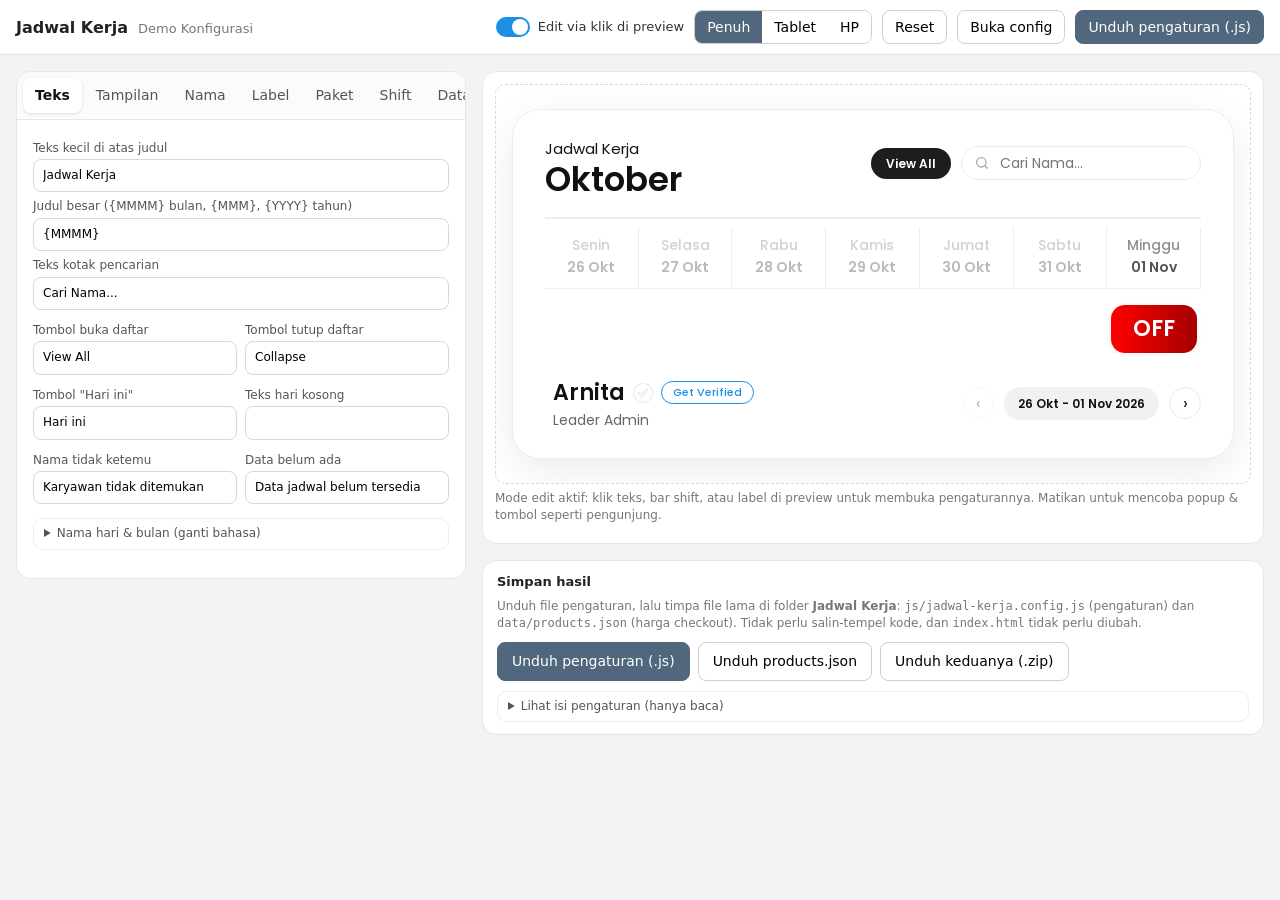
<file: Section/Jadwal Kerja/demo.html>
<!DOCTYPE html>
<html lang="id">
<head>
<meta charset="utf-8">
<meta name="viewport" content="width=device-width, initial-scale=1">
<title>Jadwal Kerja - Demo Konfigurasi</title>
<link rel="stylesheet" href="css/demo.css">
</head>
<body>
<header class="top">
  <div class="brand"><b>Jadwal Kerja</b><span>Demo Konfigurasi</span></div>
  <div class="tools">
    <label class="sw" title="Klik teks, bar shift, atau label di preview untuk langsung membuka pengaturannya"><input type="checkbox" id="edit"><i></i>Edit via klik di preview</label>
    <div class="seg" id="wd" title="Lebar preview"><button data-w="100%" class="on">Penuh</button><button data-w="820px">Tablet</button><button data-w="400px">HP</button></div>
    <button id="reset">Reset</button>
    <button id="open" title="Buka lagi pengaturan dari file jadwal-kerja.config.js hasil unduhan">Buka config</button>
    <button class="pri" data-dl="config">Unduh pengaturan (.js)</button>
  </div>
</header>

<main class="app">
  <aside class="side">
    <nav class="tabs" id="tabs"></nav>
    <div class="panel" id="panel"></div>
  </aside>
  <section class="stage">
    <div class="pvbox">
      <div class="pvin" id="pvin"><div id="pv"></div></div>
      <p class="hint" id="hint"></p>
    </div>
    <section class="code">
      <h4>Simpan hasil</h4>
      <p class="hint">Unduh file pengaturan, lalu timpa file lama di folder <b>Jadwal Kerja</b>: <code>js/jadwal-kerja.config.js</code> (pengaturan) dan <code>data/products.json</code> (harga checkout). Tidak perlu salin-tempel kode, dan <code>index.html</code> tidak perlu diubah.</p>
      <div class="dls">
        <button class="pri" data-dl="config">Unduh pengaturan (.js)</button>
        <button data-dl="json">Unduh products.json</button>
        <button data-dl="zip">Unduh keduanya (.zip)</button>
      </div>
      <details>
        <summary>Lihat isi pengaturan (hanya baca)</summary>
        <textarea id="out" readonly></textarea>
      </details>
    </section>
  </section>
</main>
<input type="file" id="file" accept="image/*" hidden>
<input type="file" id="cfgfile" accept=".html,.htm,.js,.json,text/html" hidden>
<div id="picker" class="picker" hidden></div>
<div id="toast" role="status"></div>
<script src="js/jadwal-kerja.js"></script>
<script src="js/demo.js"></script>
</body>
</html>
</file>
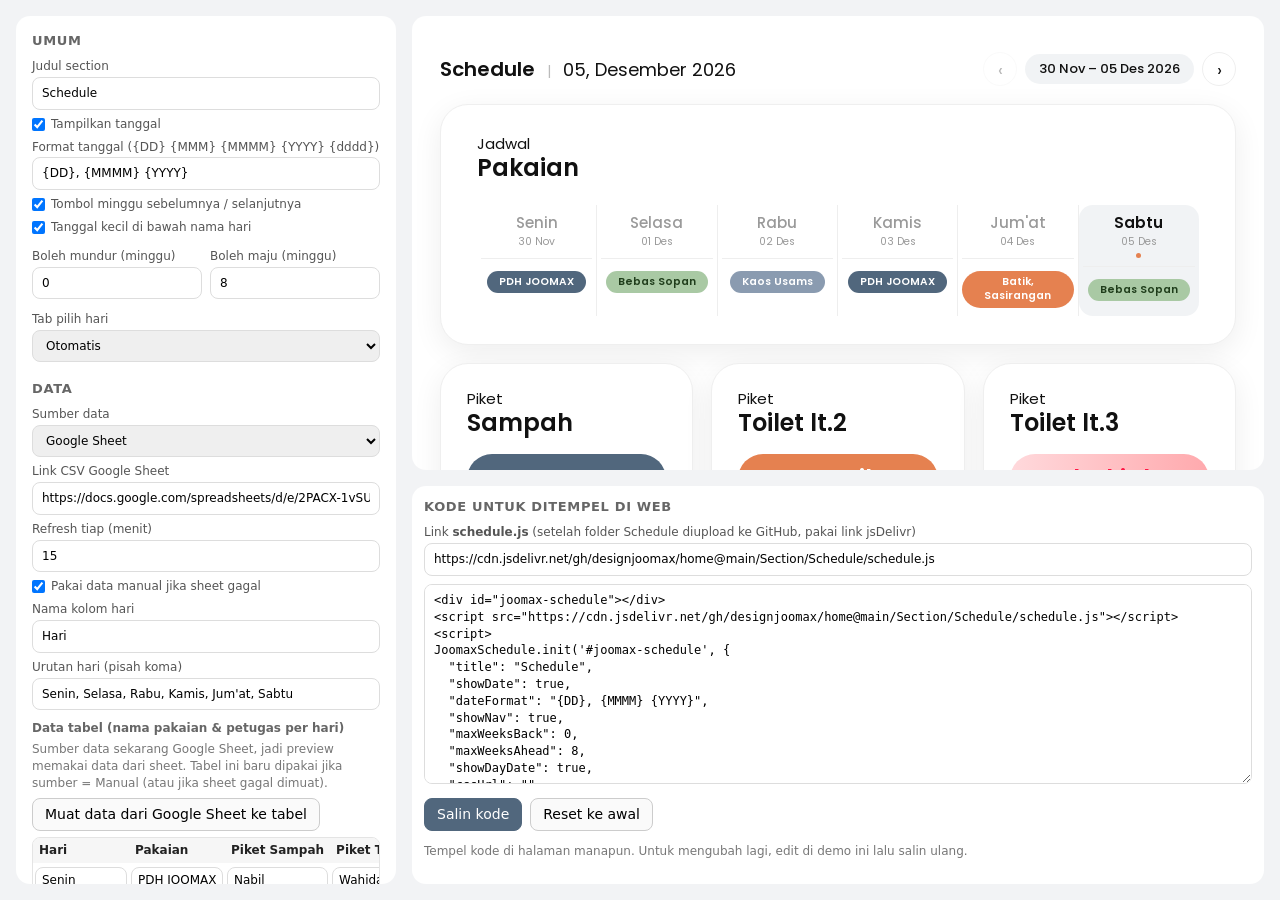
<file: Section/Schedule/demo.html>
<!DOCTYPE html>
<html lang="id">
<head>
<meta charset="utf-8">
<meta name="viewport" content="width=device-width, initial-scale=1">
<title>Joomax Schedule - Demo Konfigurasi</title>
<link rel="stylesheet" href="demo.css">
</head>
<body>
<div class="app">
  <div class="panel" id="panel"></div>
  <div class="side">
    <div class="pv"><div id="pv"></div></div>
    <div class="code">
      <h3>Kode untuk ditempel di web</h3>
      <label>Link <b>schedule.js</b> (setelah folder Schedule diupload ke GitHub, pakai link jsDelivr)
        <input type="text" id="src" value="https://cdn.jsdelivr.net/gh/designjoomax/home@main/Section/Schedule/schedule.js"></label>
      <textarea id="out" readonly></textarea>
      <div class="bar"><button class="pri" id="copy">Salin kode</button><button id="reset">Reset ke awal</button></div>
      <p class="hint">Tempel kode di halaman manapun. Untuk mengubah lagi, edit di demo ini lalu salin ulang.</p>
    </div>
  </div>
</div>

<script src="schedule.js"></script>
<script src="demo.js"></script>
</body>
</html>
</file>
<file: Widgets/Cursor/demo/style.css>
:root{--bg:#f5f5f9;--sf:#fff;--sf2:#eeeef4;--ln:#e3e3ec;--ink:#14141c;--mut:#686880;--acc:#6d5dfc;--acc2:#ff5fa2;--ok:#22c58b;--sh:0 12px 40px rgba(30,30,70,.08);color-scheme:light}
:root[data-theme=dark]{--bg:#0b0b12;--sf:#14141d;--sf2:#1d1d2a;--ln:#272736;--ink:#f2f2f8;--mut:#9696ac;--sh:0 12px 40px rgba(0,0,0,.45);color-scheme:dark}
@media(prefers-color-scheme:dark){:root:not([data-theme=light]){--bg:#0b0b12;--sf:#14141d;--sf2:#1d1d2a;--ln:#272736;--ink:#f2f2f8;--mut:#9696ac;--sh:0 12px 40px rgba(0,0,0,.45);color-scheme:dark}}
*{box-sizing:border-box;-webkit-tap-highlight-color:transparent}
html{scroll-behavior:smooth}
body{margin:0;background:var(--bg);color:var(--ink);font:16px/1.6 system-ui,-apple-system,"Segoe UI",Roboto,sans-serif;padding-bottom:env(safe-area-inset-bottom)}
body::before{content:"";position:fixed;inset:0;z-index:-1;background:radial-gradient(60% 40% at 15% 0,rgba(109,93,252,.16),transparent),radial-gradient(50% 40% at 90% 10%,rgba(255,95,162,.12),transparent)}
.wrap{width:min(1180px,calc(100% - 32px));margin:0 auto}
h1,h2,h3,p{margin:0}
.nav{position:sticky;top:0;z-index:20;padding-top:env(safe-area-inset-top);background:color-mix(in srgb,var(--bg) 78%,transparent);-webkit-backdrop-filter:blur(16px);backdrop-filter:blur(16px);border-bottom:1px solid var(--ln)}
.nav-in{display:flex;justify-content:space-between;align-items:center;gap:12px;height:62px}
.brand{display:flex;align-items:center;gap:10px;color:var(--ink);text-decoration:none;font-weight:500}
.brand small{padding:2px 8px;border-radius:99px;background:var(--sf2);color:var(--mut);font-size:.72rem;font-weight:700}
.logo{width:22px;height:22px;border-radius:50%;background:conic-gradient(from 200deg,var(--acc),var(--acc2),var(--acc))}
.nav-r{display:flex;align-items:center;gap:8px}
.icon{display:grid;place-items:center;width:40px;height:40px;border:1px solid var(--ln);border-radius:50%;background:var(--sf);color:var(--ink);font:700 .72rem/1 inherit;text-decoration:none;cursor:pointer}
#theme::before{content:"";width:16px;height:16px;border-radius:50%;background:linear-gradient(90deg,var(--ink) 50%,transparent 50%);border:2px solid var(--ink)}
.switch{display:flex;align-items:center;gap:10px;height:40px;padding:0 14px 0 6px;border:1px solid var(--ln);border-radius:99px;background:var(--sf);color:var(--ink);font:600 .85rem/1 inherit;cursor:pointer}
.knob{position:relative;width:38px;height:24px;border-radius:99px;background:var(--sf2);transition:background .2s}
.knob::after{content:"";position:absolute;top:3px;left:3px;width:18px;height:18px;border-radius:50%;background:#fff;box-shadow:0 1px 4px rgba(0,0,0,.3);transition:transform .2s}
.switch[aria-checked=true] .knob{background:var(--ok)}.switch[aria-checked=true] .knob::after{transform:translateX(14px)}
.hero{padding:clamp(36px,8vw,92px) 0 32px}
.badge{display:inline-block;margin-bottom:18px;padding:5px 12px;border:1px solid var(--ln);border-radius:99px;background:var(--sf);color:var(--mut);font-size:.8rem;font-weight:600}
h1{max-width:15ch;font-size:clamp(2.3rem,7vw,4.6rem);line-height:1.02;letter-spacing:-.035em}
h1 em{font-style:normal;background:linear-gradient(90deg,var(--acc),var(--acc2));-webkit-background-clip:text;background-clip:text;color:transparent}
.hero p{max-width:52ch;margin:18px 0 26px;color:var(--mut);font-size:1.05rem}
.row{display:flex;flex-wrap:wrap;gap:10px}
.btn{display:inline-flex;align-items:center;justify-content:center;height:44px;padding:0 22px;border:1px solid var(--ln);border-radius:99px;background:var(--sf);color:var(--ink);font:600 .92rem/1 inherit;text-decoration:none;cursor:pointer}
.btn.primary{border:0;background:linear-gradient(135deg,var(--acc),var(--acc2));color:#fff;box-shadow:0 8px 24px rgba(109,93,252,.35)}
.btn.ghost{height:36px;padding:0 16px;border-color:rgba(255,255,255,.2);background:rgba(255,255,255,.08);color:#e8e8f5;font-size:.82rem}
.btn.wide{width:100%}.btn:disabled{opacity:.45;cursor:not-allowed}
.stage{position:relative;display:grid;place-items:center;height:clamp(240px,42vw,340px);border-radius:24px;background:radial-gradient(120% 140% at 20% 0,#22223a,#0a0a12);color:#8e8eaa;touch-action:none;user-select:none;-webkit-user-select:none;overflow:hidden}
.stage span{pointer-events:none;padding:0 20px;text-align:center}
.stage .btn{position:absolute;right:14px;bottom:14px}
.chips{display:flex;gap:8px;margin:14px 0 22px;padding-bottom:4px;overflow-x:auto;scrollbar-width:none}
.chips::-webkit-scrollbar{display:none}
.chip{display:inline-flex;align-items:center;gap:8px;flex:none;height:38px;padding:0 16px 0 10px;border:1px solid var(--ln);border-radius:99px;background:var(--sf);color:var(--ink);font:600 .85rem/1 inherit;text-transform:capitalize;cursor:pointer}
.chip i{width:16px;height:16px;border-radius:50%}
.chip[aria-pressed=true]{border-color:var(--acc);box-shadow:0 0 0 3px color-mix(in srgb,var(--acc) 25%,transparent)}
.studio{display:grid;grid-template-columns:1fr 390px;gap:16px;align-items:start}
.card{padding:22px;border:1px solid var(--ln);border-radius:22px;background:var(--sf);box-shadow:var(--sh)}
.install{position:sticky;top:78px}
.tabs{display:flex;gap:6px;margin-bottom:18px;padding:5px;border-radius:99px;background:var(--sf2);overflow-x:auto;scrollbar-width:none}
.tabs::-webkit-scrollbar{display:none}
.tabs button{flex:none;height:36px;padding:0 16px;border:0;border-radius:99px;background:none;color:var(--mut);font:600 .85rem/1 inherit;cursor:pointer}
.tabs button[aria-selected=true]{background:var(--sf);color:var(--ink);box-shadow:0 1px 6px rgba(0,0,0,.12)}
.page{display:grid;gap:16px}.page[hidden]{display:none}
.f{display:grid;gap:8px;font-size:.92rem;font-weight:500}
.fh{display:flex;justify-content:space-between;gap:10px}.fh output{color:var(--mut);font-variant-numeric:tabular-nums}
.f.color,.f.select,.f.check{display:flex;align-items:center;justify-content:space-between;gap:12px}
input[type=range]{width:100%;height:24px;accent-color:var(--acc)}
input[type=color]{width:44px;height:36px;padding:0;border:1px solid var(--ln);border-radius:10px;background:none;cursor:pointer}
input[type=text],textarea,select{width:100%;padding:10px 12px;border:1px solid var(--ln);border-radius:12px;background:var(--sf2);color:var(--ink);font:inherit;font-size:.9rem}
.f.select select{width:auto;max-width:58%}
.f.check input{position:absolute;opacity:0}
.sw{order:2;flex:none;position:relative;width:42px;height:26px;border-radius:99px;background:var(--sf2);border:1px solid var(--ln);transition:background .2s}
.sw::after{content:"";position:absolute;top:3px;left:3px;width:18px;height:18px;border-radius:50%;background:#fff;box-shadow:0 1px 4px rgba(0,0,0,.3);transition:transform .2s}
.f.check input:checked+.sw{background:var(--acc);border-color:var(--acc)}.f.check input:checked+.sw::after{transform:translateX(16px)}
.f.check input:focus-visible+.sw,input:focus-visible,button:focus-visible,select:focus-visible{outline:2px solid var(--acc);outline-offset:2px}
.stops{display:flex;gap:8px;flex-wrap:wrap}.stops input.off{opacity:.25}
.gradbar{height:12px;border-radius:99px;border:1px solid var(--ln)}
.fxchips{display:flex;flex-wrap:wrap;gap:8px}.fxchips .chip{height:34px;padding:0 14px}
.note{padding:12px 14px;border-radius:14px;background:var(--sf2);color:var(--mut);font-size:.85rem}
.panel>.row{margin-top:20px;padding-top:18px;border-top:1px solid var(--ln)}
.ih{display:flex;justify-content:space-between;align-items:center;gap:10px;margin-bottom:12px}
h2{font-size:1.05rem}h3{margin:22px 0 10px;font-size:.74rem;letter-spacing:.09em;text-transform:uppercase;color:var(--mut)}
.seg{display:flex;padding:3px;border-radius:99px;background:var(--sf2)}
.seg button{height:30px;padding:0 12px;border:0;border-radius:99px;background:none;color:var(--mut);font:600 .78rem/1 inherit;cursor:pointer}
.seg button[aria-pressed=true]{background:var(--sf);color:var(--ink);box-shadow:0 1px 5px rgba(0,0,0,.12)}
pre{max-height:300px;margin:0 0 12px;padding:16px;overflow:auto;border-radius:14px;background:#0c0c14;color:#e9e9f5;font:12.5px/1.65 ui-monospace,Menlo,Consolas,monospace;white-space:pre-wrap;word-break:break-all}
.muted{margin-top:10px;color:var(--mut);font-size:.82rem}
code{padding:1px 6px;border-radius:6px;background:var(--sf2);font-size:.85em}
.install .f{margin-bottom:10px}.install .row{margin-top:6px}
footer{padding:36px 0 28px;color:var(--mut);font-size:.85rem;text-align:center}
.toast{position:fixed;left:50%;bottom:calc(24px + env(safe-area-inset-bottom));z-index:30;padding:12px 20px;border-radius:99px;background:var(--ink);color:var(--bg);font-weight:600;font-size:.88rem;opacity:0;transform:translate(-50%,16px);pointer-events:none;transition:.25s}
.toast.show{opacity:1;transform:translate(-50%,0)}
@media(max-width:900px){.studio{grid-template-columns:1fr}.install{position:static}.sl{display:none}.switch{padding-right:6px}}
</file>
<file: Section/Jadwal Kerja/css/demo.css>
*{box-sizing:border-box}
:root{--ac:#51677d;--bd:#e4e6ea;--bg:#f2f3f5;--tx:#222;--mu:#777}
body{margin:0;font:14px/1.45 system-ui,sans-serif;background:var(--bg);color:var(--tx)}
button{font:inherit;padding:6px 12px;border:1px solid #ccd0d6;background:#fff;border-radius:8px;cursor:pointer}button:hover{background:#f0f1f3}
.pri{background:var(--ac);color:#fff;border-color:var(--ac)}.pri:hover{background:#41566a}
.mini{padding:2px 8px;font-size:12px}

/* bar atas */
.top{position:sticky;top:0;z-index:20;display:flex;justify-content:space-between;align-items:center;gap:12px;flex-wrap:wrap;padding:10px 16px;background:#fff;border-bottom:1px solid var(--bd)}
.brand b{font-size:16px}.brand span{margin-left:10px;color:var(--mu);font-size:13px}
.tools{display:flex;align-items:center;gap:10px;flex-wrap:wrap}
.seg{display:flex;border:1px solid #ccd0d6;border-radius:8px;overflow:hidden}.seg button{border:0;border-radius:0;background:#fff}.seg button.on{background:var(--ac);color:#fff}
.sw{display:flex;align-items:center;gap:8px;margin:0;font-size:13px;color:#333;cursor:pointer;user-select:none}
.sw input{display:none}.sw i{width:34px;height:20px;border-radius:99px;background:#c9cdd3;position:relative;transition:.15s}
.sw i:after{content:"";position:absolute;left:2px;top:2px;width:16px;height:16px;border-radius:50%;background:#fff;transition:.15s}
.sw input:checked+i{background:#1b8fe6}.sw input:checked+i:after{left:16px}

/* susunan utama */
.app{display:grid;grid-template-columns:450px 1fr;gap:16px;padding:16px;align-items:start}
.side{position:sticky;top:64px;background:#fff;border-radius:14px;border:1px solid var(--bd);display:flex;flex-direction:column;max-height:calc(100vh - 80px);overflow:hidden;overflow:clip}
.tabs{flex:none;display:flex;gap:2px;padding:6px;border-bottom:1px solid var(--bd);background:#fafbfc;overflow-x:auto}
.tabs button{border:0;background:none;padding:7px 12px;border-radius:8px;color:#555;white-space:nowrap}.tabs button.on{background:#fff;color:#111;font-weight:600;box-shadow:0 1px 3px rgba(0,0,0,.12)}
.panel{flex:1 1 auto;min-height:0;padding:14px 16px 20px;overflow:auto;overscroll-behavior:contain}
.stage{display:flex;flex-direction:column;gap:16px;min-width:0}
.pvbox{background:#fff;border:1px solid var(--bd);border-radius:14px;padding:12px}
.pvin{margin:0 auto;max-width:100%;transition:max-width .2s;border:1px dashed #d5d8dd;border-radius:10px;overflow:auto}
.code{background:#fff;border:1px solid var(--bd);border-radius:14px;padding:12px 14px}.code h4{margin:0 0 4px;font-size:13px}.code details{margin:10px 0 0}
.dls{display:flex;gap:8px;flex-wrap:wrap;margin-top:10px}.dls button{padding:8px 14px}

/* form */
h4{margin:0 0 8px;font-size:13px}h5{margin:12px 0 4px;font-size:12px;color:#666}
label{display:block;font-size:12px;color:#555;margin:6px 0}
input[type=text],input[type=number],select,textarea{width:100%;padding:7px 9px;border:1px solid #d5d8dd;border-radius:8px;font:inherit;margin-top:2px;background:#fff}
input:focus,select:focus,textarea:focus{outline:2px solid #1b8fe655;border-color:#1b8fe6}
input[type=color]{width:36px;height:28px;padding:0;border:1px solid #d5d8dd;border-radius:6px;vertical-align:middle;margin-left:4px}
textarea{font-family:ui-monospace,monospace;font-size:12px;min-height:70px}.code textarea{min-height:190px}
.row2{display:grid;grid-template-columns:1fr 1fr;gap:8px}.row3{display:grid;grid-template-columns:repeat(3,1fr);gap:8px}
.chk{display:flex;align-items:center;gap:6px}.chk input{margin:0}
.card2{border:1px solid var(--bd);border-radius:12px;padding:12px;margin:0 0 12px;background:#fcfcfd}
.item{border:1px solid #e8eaee;border-radius:10px;padding:8px 10px;margin:8px 0;background:#fff}.ih{display:flex;justify-content:space-between;align-items:center;gap:8px}
.lbl{border:1px solid #e3e6ea;border-radius:10px;padding:8px;margin:8px 0;background:#fafbfc;transition:box-shadow .12s,opacity .12s}
.lbl.off{opacity:.55}.lbl.drag{background:#eaf4fe;border-color:#1b8fe6;box-shadow:0 8px 22px rgba(27,143,230,.25);opacity:1;position:relative;z-index:2}
.lbl .l1{display:grid;grid-template-columns:auto auto 1fr auto;gap:8px;align-items:center}.lbl select,.lbl input[type=text]{margin:0;padding:6px 8px;font-size:12px}
.lbl .l2{margin-top:6px}.lbl .icf{margin-top:6px}
.dh{width:30px;height:34px;display:grid;place-items:center;border-radius:8px;color:#8a9099;cursor:grab;touch-action:none;user-select:none;font-size:18px;line-height:1;letter-spacing:-2px}.dh:hover{background:#e8eaee;color:#444}.lbl.drag .dh{cursor:grabbing;color:#1b8fe6}
body.dragging,body.dragging *{cursor:grabbing!important;user-select:none!important}
.tg{display:inline-flex;align-items:center;margin:0;cursor:pointer}.tg input{display:none}.tg i{width:34px;height:20px;border-radius:99px;background:#c9cdd3;position:relative;transition:.15s;flex:none}
.tg i:after{content:"";position:absolute;left:2px;top:2px;width:16px;height:16px;border-radius:50%;background:#fff;transition:.15s}.tg input:checked+i{background:#1b8fe6}.tg input:checked+i:after{left:16px}
button[data-upload]{padding:7px 14px;font-size:13px;font-weight:600;white-space:nowrap;color:#1b6fb5;border-color:#9cc7ec;background:#f1f8fe}button[data-upload]:hover{background:#e1f0fc}
.lbl .del{width:32px;height:32px;padding:0;font-size:16px;line-height:1}
.st{display:flex;flex-wrap:wrap;gap:4px 12px;align-items:center;margin:6px 0}.st label{margin:0}.st span{display:inline-flex;gap:6px;align-items:center}
.add{display:flex;gap:8px;flex-wrap:wrap;margin-top:8px}.hint{font-size:12px;color:var(--mu);margin:6px 0}
details{border:1px solid #eee;border-radius:10px;padding:6px 10px;margin:8px 0}summary{cursor:pointer;font-size:12px;color:#555}
.snip{background:#f6f7f9;border-radius:8px;padding:8px 10px;font:11px/1.5 ui-monospace,monospace;white-space:pre-wrap;margin:8px 0 0}
.flash{animation:fl 1.5s}@keyframes fl{0%,60%{background:#fff3b0;box-shadow:0 0 0 4px #fff3b0}100%{background:transparent;box-shadow:0 0 0 4px transparent}}

/* tabel data manual */
.gscroll{overflow:auto;max-height:380px;border:1px solid var(--bd);border-radius:8px;margin-top:6px}
.mg{border-collapse:collapse;font-size:11px}.mg th{position:sticky;top:0;background:#f6f6f6;padding:3px 2px;text-align:center;font-weight:600;white-space:nowrap;z-index:1}
.mg th small{display:block;font-weight:400;color:#888}.mg td{padding:1px}.mg input.t{width:130px;margin:0;padding:3px 5px;font-size:11px}
.mg select{margin:0;padding:2px 0;font-size:12px;border-radius:5px;width:34px;cursor:pointer}.mg select.fill{width:62px}
.mg td.nm{position:sticky;left:0;background:#fff;z-index:1}

#toast{position:fixed;left:50%;bottom:22px;transform:translateX(-50%) translateY(20px);background:#222;color:#fff;padding:9px 16px;border-radius:999px;font-size:13px;opacity:0;pointer-events:none;transition:.2s;z-index:50;max-width:90vw}
#toast.show{opacity:1;transform:translateX(-50%)}
@media(max-width:960px){.app{grid-template-columns:1fr}.side{position:static;max-height:none}.top{position:static}}

/* ikon: input + upload + thumbnail */
.fld{margin:6px 0}.fl{display:block;font-size:12px;color:#555;margin-bottom:2px}
.icf{display:flex;align-items:center;gap:6px}.icf input{margin:0;min-width:0;flex:1}
.icf .th{width:30px;height:30px;flex:none;display:grid;place-items:center;border:1px dashed #d5d8dd;border-radius:8px;background:#fafafa;overflow:hidden}
.icp{max-width:24px;max-height:24px;object-fit:contain}.icp.emo{font-size:20px;line-height:1}
.dl{display:inline-block;margin-top:4px;font-size:11px;color:#1b8fe6}

/* benefit + pemilih ikon */
.frow{display:grid;grid-template-columns:auto 1fr 1fr auto;gap:6px;align-items:center;margin:6px 0}.frow input{margin:0;padding:5px 7px;font-size:12px;min-width:0}
.ibtn{width:32px;height:32px;display:grid;place-items:center;padding:0;border:1px solid #d5d8dd;border-radius:8px;background:#fff;color:#333}.ibtn svg{width:17px;height:17px}.ibtn:hover{border-color:#1b8fe6;color:#1b8fe6}
.picker{position:fixed;z-index:60;width:268px;background:#fff;border:1px solid var(--bd);border-radius:12px;padding:10px;box-shadow:0 14px 40px rgba(0,0,0,.2)}
.pgrid{display:grid;grid-template-columns:repeat(6,1fr);gap:4px}.pgrid button{width:100%;aspect-ratio:1;display:grid;place-items:center;padding:0;border:1px solid transparent;border-radius:8px;background:#f6f7f9;color:#333}
.pgrid button:hover{background:#e8f2fd;border-color:#1b8fe6;color:#1b8fe6}.pgrid svg{width:18px;height:18px}
.pcus{display:flex;gap:6px;margin-top:8px}.pcus input{margin:0;padding:5px 7px;font-size:12px}
.warn{color:#c0392b}
</file>
<file: Section/Schedule/demo.css>
*{box-sizing:border-box}body{margin:0;font:14px/1.4 system-ui,sans-serif;background:#f2f3f5;color:#222}
.app{display:grid;grid-template-columns:380px 1fr;gap:16px;padding:16px;align-items:start}
.panel{background:#fff;border-radius:14px;padding:16px;max-height:calc(100vh - 32px);overflow:auto}
.side{display:flex;flex-direction:column;gap:16px;position:sticky;top:16px;max-height:calc(100vh - 32px);overflow:auto}
.pv,.code{background:#fff;border-radius:14px;padding:12px}.pv{min-height:300px;overflow:auto}
h3{margin:18px 0 8px;font-size:13px;text-transform:uppercase;letter-spacing:.05em;color:#666}h3:first-child{margin-top:0}h5{margin:10px 0 4px;font-size:12px;color:#666}
label{display:block;font-size:12px;color:#555;margin:6px 0}input[type=text],input[type=number],select,textarea{width:100%;padding:7px 9px;border:1px solid #ddd;border-radius:8px;font:inherit;margin-top:2px}
input[type=color]{width:36px;height:28px;padding:0;border:1px solid #ddd;border-radius:6px;vertical-align:middle;margin-left:4px}
textarea{font-family:ui-monospace,monospace;font-size:12px;min-height:120px}
.row2{display:grid;grid-template-columns:1fr 1fr;gap:8px}.chk{display:flex;align-items:center;gap:6px}.chk input{margin:0}
.sec{border:1px solid #e4e4e4;border-radius:12px;padding:10px 12px;margin:10px 0}.sh{display:flex;justify-content:space-between;align-items:center}
.st{display:flex;flex-wrap:wrap;gap:4px 12px;align-items:center;margin:4px 0}.st label{margin:0}.rule{border-top:1px dashed #ddd;padding-top:6px;margin-top:6px;position:relative}
.rule>button{position:absolute;right:0;top:4px}
button{font:inherit;padding:6px 12px;border:1px solid #ccc;background:#fafafa;border-radius:8px;cursor:pointer}button:hover{background:#eee}
.pri{background:#51677d;color:#fff;border-color:#51677d}.pri:hover{background:#41566a}.add{display:flex;gap:8px;flex-wrap:wrap}
.code textarea{min-height:200px}.code .bar{display:flex;gap:8px;margin-top:8px}.hint{font-size:12px;color:#777}
@media(max-width:900px){.app{grid-template-columns:1fr}.side{position:static}.panel{max-height:none}}

.gscroll{overflow:auto;max-height:260px;border:1px solid #e4e4e4;border-radius:8px}.grid{border-collapse:collapse;font-size:12px}.grid th{position:sticky;top:0;background:#f6f6f6;padding:4px 6px;text-align:left;white-space:nowrap}.grid td{padding:2px}.grid input{min-width:92px;margin:0;padding:4px 6px}
</file>
